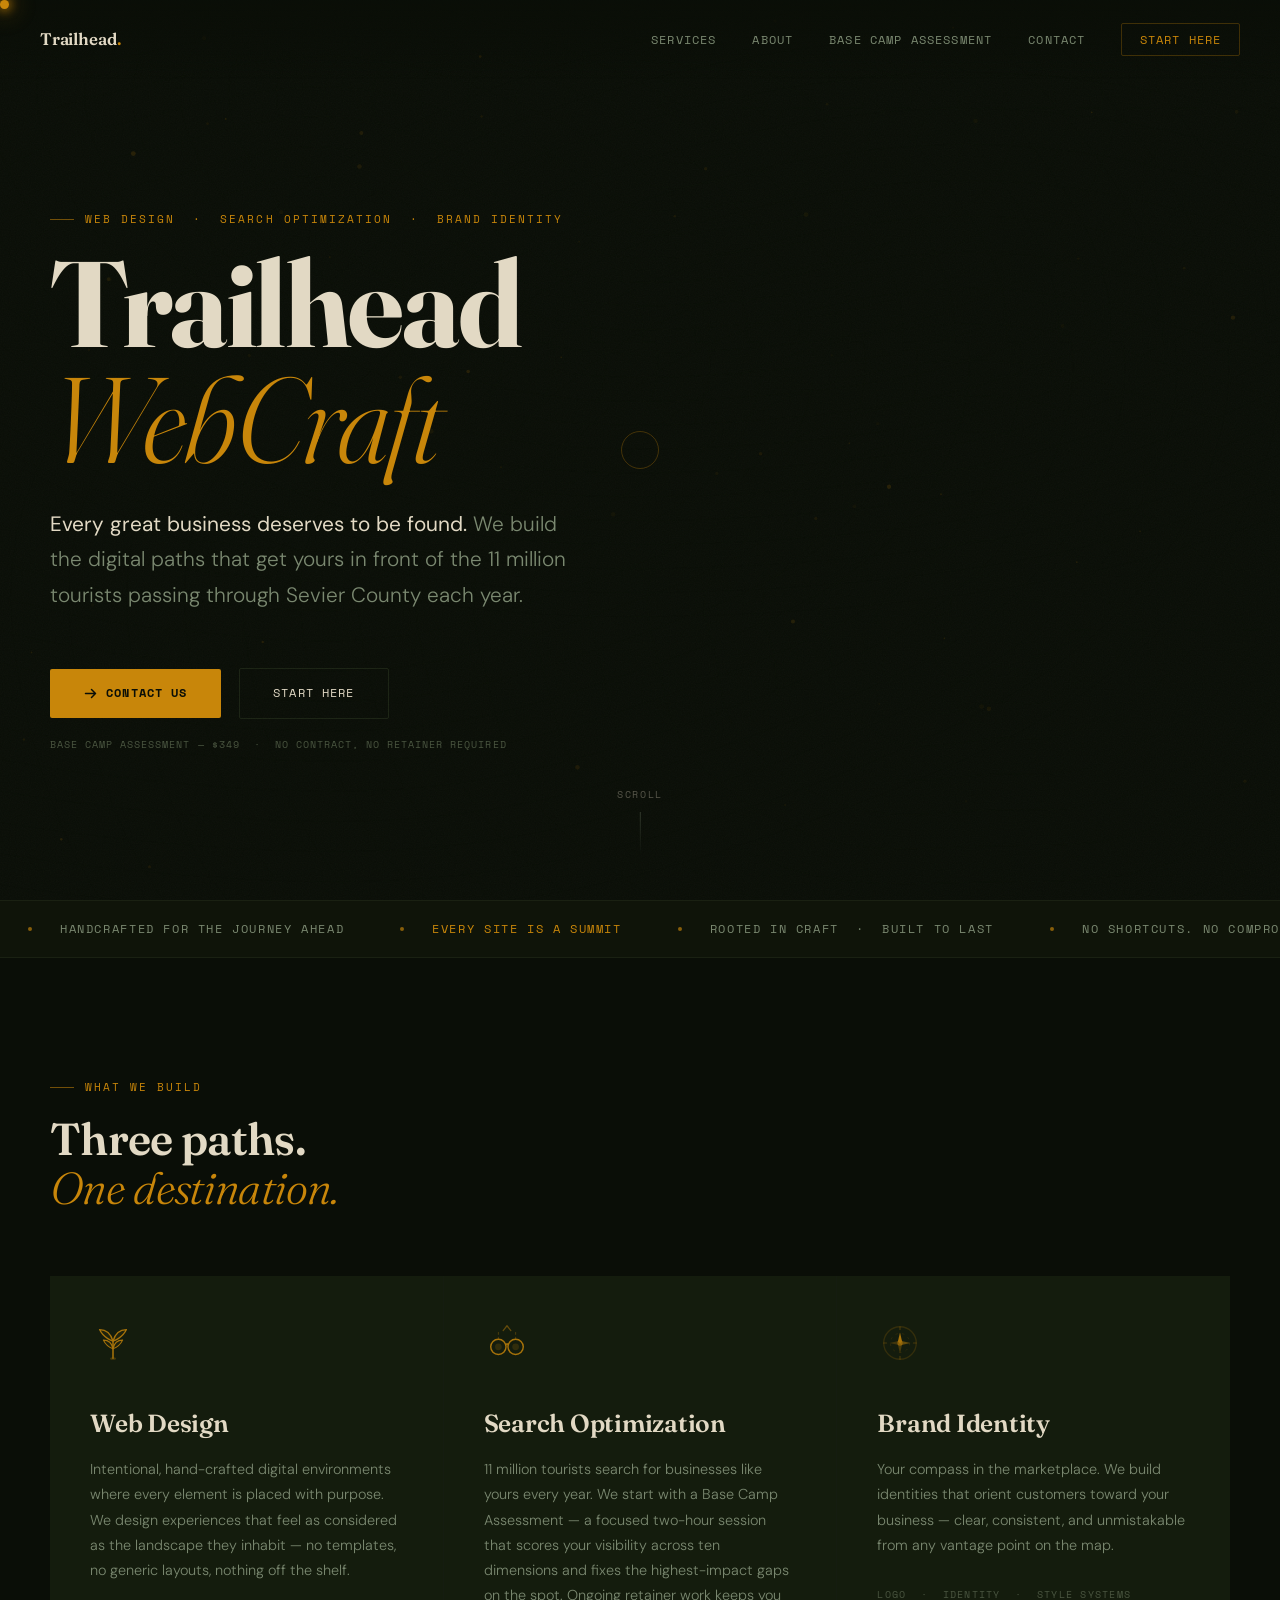
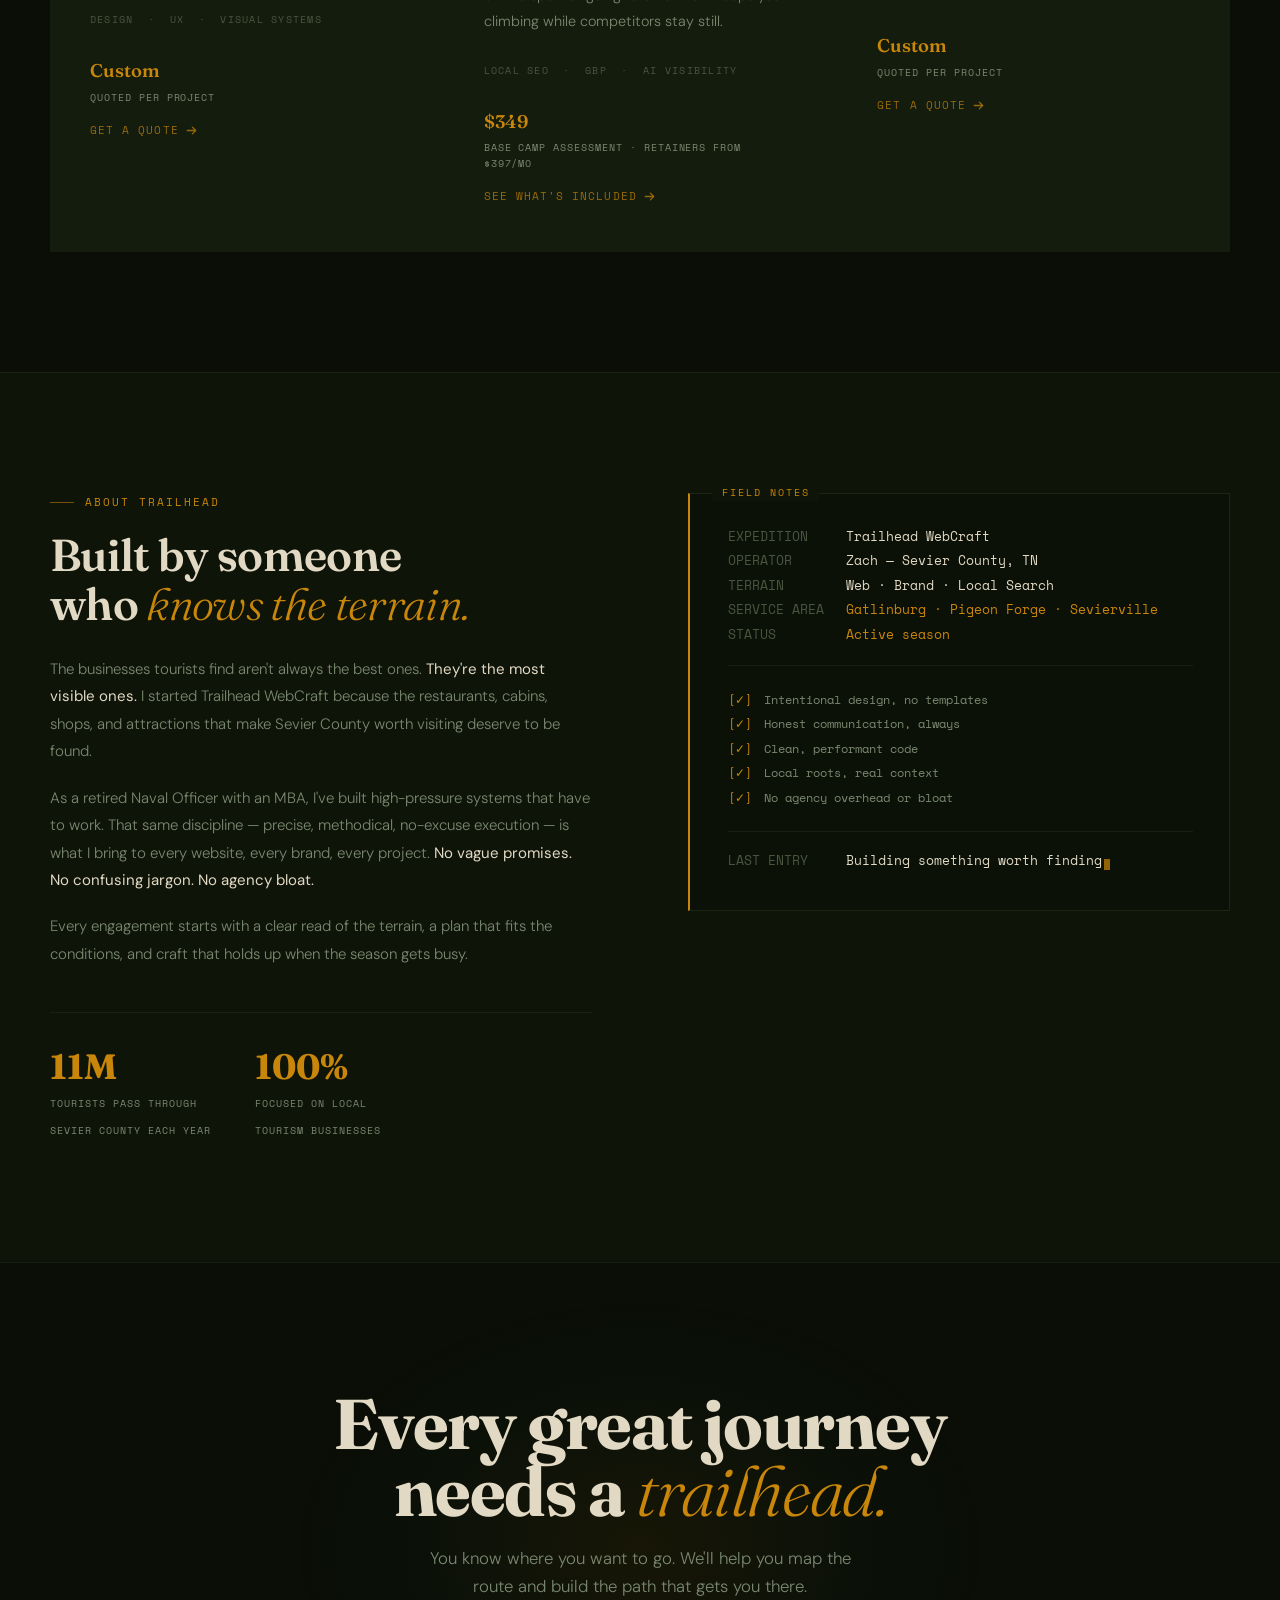
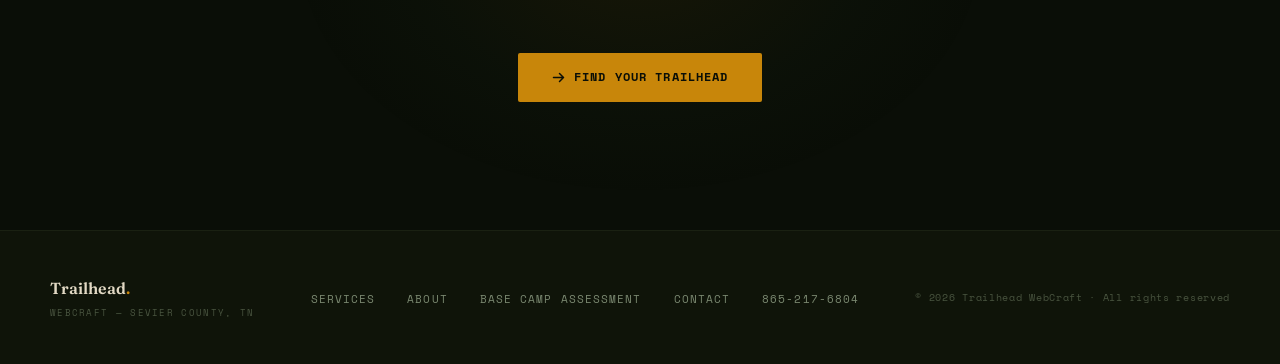
<file: index.html>
<!DOCTYPE html>
<html lang="en">
<head>
  <meta charset="UTF-8">
  <meta name="viewport" content="width=device-width, initial-scale=1.0">
  <title>Trailhead WebCraft — Web Design &amp; Development Studio</title>
  <meta name="description" content="Trailhead WebCraft builds intentional websites, brand identities, and digital paths for businesses that deserve to be found. Based in Sevier County, TN.">
  <link rel="preconnect" href="https://fonts.googleapis.com">
  <link rel="preconnect" href="https://fonts.gstatic.com" crossorigin>
  <link href="https://fonts.googleapis.com/css2?family=Fraunces:ital,opsz,wght@0,9..144,300;0,9..144,400;0,9..144,600;0,9..144,700;1,9..144,300;1,9..144,400;1,9..144,600&family=Space+Mono:ital,wght@0,400;0,700;1,400&family=DM+Sans:ital,opsz,wght@0,9..40,300;0,9..40,400;0,9..40,500;1,9..40,300&display=swap" rel="stylesheet">
  <script type="application/ld+json">
  {
    "@context": "https://schema.org",
    "@type": "ProfessionalService",
    "name": "Trailhead WebCraft",
    "description": "Web design, search optimization, and brand identity studio serving tourism businesses in Sevier County, TN. Helping restaurants, cabins, shops, and attractions get found by the 11 million tourists who visit each year.",
    "url": "https://trailheadwebcraft.com",
    "telephone": "+18652176804",
    "email": "zach@trailheadwebcraft.com",
    "address": {
      "@type": "PostalAddress",
      "addressLocality": "Sevier County",
      "addressRegion": "TN",
      "addressCountry": "US"
    },
    "areaServed": [
      { "@type": "City",   "name": "Gatlinburg"   },
      { "@type": "City",   "name": "Pigeon Forge"  },
      { "@type": "City",   "name": "Sevierville"   },
      { "@type": "County", "name": "Sevier County" }
    ],
    "openingHours": "Mo-Fr 09:00-17:00",
    "priceRange": "$$",
    "knowsAbout": [
      "Local SEO",
      "Web Design",
      "Brand Identity",
      "Google Business Profile Optimization",
      "Citation Consistency",
      "AI Visibility",
      "Generative Engine Optimization",
      "Tourism Marketing",
      "Sevier County Tourism"
    ],
    "hasOfferCatalog": {
      "@type": "OfferCatalog",
      "name": "Trailhead WebCraft Services",
      "itemListElement": [
        {
          "@type": "Offer",
          "itemOffered": {
            "@type": "Service",
            "name": "Base Camp Assessment",
            "description": "A focused two-hour visibility audit scoring your tourism business across ten dimensions of local and AI-powered search visibility. Includes website review, competitor velocity analysis, Google Business Profile audit, citation cleanup, and AI visibility assessment. Three highest-impact fixes implemented during the session.",
            "url": "https://trailheadwebcraft.com/base-camp-assessment"
          },
          "price": "349",
          "priceCurrency": "USD"
        },
        {
          "@type": "Offer",
          "itemOffered": {
            "@type": "Service",
            "name": "The Map",
            "description": "Ongoing local search optimization retainer. Includes service area page creation, Google Business Profile management, weekly photo strategy, TripAdvisor and Expedia optimization, citation monitoring, and monthly progress reports.",
            "url": "https://trailheadwebcraft.com/services"
          },
          "priceSpecification": {
            "@type": "UnitPriceSpecification",
            "price": "397",
            "priceCurrency": "USD",
            "unitText": "MON"
          }
        },
        {
          "@type": "Offer",
          "itemOffered": {
            "@type": "Service",
            "name": "The Guide",
            "description": "Full-service local search management retainer. Includes everything in The Map plus hands-on GBP and platform management, GEO content optimization for AI tools, review generation strategy, competitor tracking, schema markup, and quarterly strategy sessions.",
            "url": "https://trailheadwebcraft.com/services"
          },
          "priceSpecification": {
            "@type": "UnitPriceSpecification",
            "price": "897",
            "priceCurrency": "USD",
            "unitText": "MON"
          }
        },
        {
          "@type": "Offer",
          "itemOffered": {
            "@type": "Service",
            "name": "Web Design",
            "description": "Intentional, hand-crafted website design for tourism businesses in Sevier County, TN."
          }
        },
        {
          "@type": "Offer",
          "itemOffered": {
            "@type": "Service",
            "name": "Brand Identity",
            "description": "Logo design and brand identity systems for Sevier County tourism businesses."
          }
        }
      ]
    },
    "founder": {
      "@type": "Person",
      "name": "Zach Speegle",
      "jobTitle": "Owner",
      "description": "Retired Naval Officer with an MBA. Founded Trailhead WebCraft to help Sevier County tourism businesses get found by the tourists actively searching for them.",
      "knowsAbout": [
        "Local SEO",
        "Google Business Profile",
        "Web Design",
        "AI Visibility",
        "Tourism Marketing"
      ]
    },
    "sameAs": [
      "https://www.facebook.com/1079169418604335"
    ]
  }
  </script>
  <style>
    /* ─────────────────────────────────────────
       RESET & CUSTOM PROPERTIES
    ───────────────────────────────────────── */
    *, *::before, *::after {
      box-sizing: border-box;
      margin: 0;
      padding: 0;
    }

    :root {
      --bg:            #0a0e07;
      --bg-surface:    #0f1409;
      --bg-card:       #141c0d;
      --bg-card-hover: #1a2412;
      --text:          #e2d9c4;
      --text-muted:    #7a8870;
      --text-faint:    #4a5540;
      --accent:        #c8860a;
      --accent-light:  #e09c1a;
      --accent-glow:   rgba(200, 134, 10, 0.18);
      --moss:          #3a5830;
      --moss-light:    #527046;
      --border:        rgba(90, 115, 70, 0.14);
      --border-mid:    rgba(90, 115, 70, 0.22);
      --border-accent: rgba(200, 134, 10, 0.28);
    }

    html {
      scroll-behavior: smooth;
      font-size: 16px;
    }

    body {
      background-color: var(--bg);
      color: var(--text);
      font-family: 'DM Sans', sans-serif;
      font-weight: 300;
      line-height: 1.65;
      overflow-x: hidden;
      cursor: none;
      -webkit-font-smoothing: antialiased;
    }

    a {
      color: inherit;
      text-decoration: none;
    }

    /* ─────────────────────────────────────────
       CUSTOM CURSOR
    ───────────────────────────────────────── */
    .cursor-dot {
      position: fixed;
      top: 0;
      left: 0;
      width: 9px;
      height: 9px;
      border-radius: 50%;
      background: var(--accent);
      pointer-events: none;
      z-index: 9999;
      box-shadow:
        0 0 8px 3px rgba(200, 134, 10, 0.5),
        0 0 22px 8px rgba(200, 134, 10, 0.18);
      transition: width 0.15s ease, height 0.15s ease;
    }

    .cursor-ring {
      position: fixed;
      top: 0;
      left: 0;
      width: 38px;
      height: 38px;
      border-radius: 50%;
      border: 1px solid rgba(200, 134, 10, 0.3);
      pointer-events: none;
      z-index: 9998;
      transition: width 0.25s ease, height 0.25s ease, border-color 0.25s ease;
    }

    .cursor-dot.is-hovering {
      width: 14px;
      height: 14px;
    }

    .cursor-ring.is-hovering {
      width: 52px;
      height: 52px;
      border-color: rgba(200, 134, 10, 0.5);
    }

    /* ─────────────────────────────────────────
       ATMOSPHERIC BACKGROUND
    ───────────────────────────────────────── */
    #topo-canvas {
      position: fixed;
      inset: 0;
      z-index: 0;
      pointer-events: none;
      opacity: 0.065;
    }

    #particle-canvas {
      position: fixed;
      inset: 0;
      z-index: 0;
      pointer-events: none;
      opacity: 0.22;
    }

    .grain-overlay {
      position: fixed;
      inset: 0;
      z-index: 1;
      pointer-events: none;
      opacity: 0.032;
      background-image:
        url("data:image/svg+xml,%3Csvg xmlns='http://www.w3.org/2000/svg' width='300' height='300'%3E%3Cfilter id='n'%3E%3CfeTurbulence type='fractalNoise' baseFrequency='0.85' numOctaves='4' stitchTiles='stitch'/%3E%3C/filter%3E%3Crect width='300' height='300' filter='url(%23n)' opacity='1'/%3E%3C/svg%3E");
      background-size: 300px 300px;
    }

    /* ─────────────────────────────────────────
       GLOBAL LAYOUT
    ───────────────────────────────────────── */
    .container {
      max-width: 1180px;
      margin: 0 auto;
      padding: 0 2.5rem;
    }

    section {
      position: relative;
      z-index: 2;
    }

    /* ─────────────────────────────────────────
       SCROLL REVEAL
    ───────────────────────────────────────── */
    .reveal {
      opacity: 0;
      transform: translateY(28px);
      transition: opacity 0.75s cubic-bezier(0.22, 1, 0.36, 1),
                  transform 0.75s cubic-bezier(0.22, 1, 0.36, 1);
    }

    .reveal.visible {
      opacity: 1;
      transform: translateY(0);
    }

    .reveal.d1 { transition-delay: 0.08s; }
    .reveal.d2 { transition-delay: 0.16s; }
    .reveal.d3 { transition-delay: 0.24s; }

    /* ─────────────────────────────────────────
       NAVIGATION
    ───────────────────────────────────────── */
    nav {
      position: fixed;
      top: 0;
      left: 0;
      right: 0;
      z-index: 100;
      padding: 1.6rem 2.5rem;
      display: flex;
      align-items: center;
      justify-content: space-between;
      background: linear-gradient(180deg, rgba(10, 14, 7, 0.88) 0%, transparent 100%);
    }

    .nav-wordmark {
      font-family: 'Fraunces', serif;
      font-size: 1.05rem;
      font-weight: 600;
      letter-spacing: -0.01em;
      color: var(--text);
    }

    .nav-wordmark .dot {
      color: var(--accent);
    }

    .nav-links {
      display: flex;
      align-items: center;
      gap: 2.25rem;
      list-style: none;
    }

    .nav-links a {
      font-family: 'Space Mono', monospace;
      font-size: 0.72rem;
      letter-spacing: 0.1em;
      text-transform: uppercase;
      color: var(--text-muted);
      transition: color 0.2s ease;
    }

    .nav-links a:hover {
      color: var(--text);
    }

    .nav-cta-link {
      border: 1px solid var(--border-accent) !important;
      color: var(--accent) !important;
      padding: 0.45rem 1.1rem;
      border-radius: 2px;
      transition: background 0.2s ease, color 0.2s ease !important;
    }

    .nav-cta-link:hover {
      background: var(--accent-glow) !important;
    }

    /* ── Hamburger ── */
    .nav-hamburger {
      display: none;
      flex-direction: column;
      justify-content: center;
      gap: 5px;
      background: none;
      border: none;
      cursor: pointer;
      padding: 4px;
      z-index: 101;
    }
    .nav-hamburger span {
      display: block;
      width: 22px;
      height: 1.5px;
      background: var(--text);
      transition: transform 0.25s ease, opacity 0.25s ease;
    }
    .nav-hamburger.is-open span:nth-child(1) { transform: translateY(6.5px) rotate(45deg); }
    .nav-hamburger.is-open span:nth-child(2) { opacity: 0; }
    .nav-hamburger.is-open span:nth-child(3) { transform: translateY(-6.5px) rotate(-45deg); }

    /* ─────────────────────────────────────────
       BUTTONS
    ───────────────────────────────────────── */
    .btn {
      display: inline-flex;
      align-items: center;
      gap: 0.6rem;
      font-family: 'Space Mono', monospace;
      font-size: 0.78rem;
      letter-spacing: 0.09em;
      text-transform: uppercase;
      padding: 0.9rem 2.1rem;
      border-radius: 2px;
      border: none;
      cursor: none;
      transition: transform 0.2s ease, background 0.2s ease,
                  border-color 0.2s ease, color 0.2s ease;
    }

    .btn:hover {
      transform: translateY(-2px);
    }

    .btn-fill {
      background: var(--accent);
      color: #0a0e07;
      font-weight: 700;
    }

    .btn-fill:hover {
      background: var(--accent-light);
    }

    .btn-outline {
      background: transparent;
      color: var(--text);
      border: 1px solid var(--border-mid);
    }

    .btn-outline:hover {
      border-color: rgba(200, 134, 10, 0.45);
      color: var(--accent);
    }

    /* ─────────────────────────────────────────
       SECTION LABELS & HEADINGS
    ───────────────────────────────────────── */
    .eyebrow {
      display: flex;
      align-items: center;
      gap: 0.7rem;
      font-family: 'Space Mono', monospace;
      font-size: 0.7rem;
      letter-spacing: 0.18em;
      text-transform: uppercase;
      color: var(--accent);
      margin-bottom: 1.1rem;
    }

    .eyebrow::before {
      content: '';
      display: block;
      width: 24px;
      height: 1px;
      background: var(--accent);
      opacity: 0.55;
      flex-shrink: 0;
    }

    .display-heading {
      font-family: 'Fraunces', serif;
      font-weight: 700;
      letter-spacing: -0.02em;
      line-height: 0.95;
    }

    .display-heading em,
    .section-heading em {
      font-style: italic;
      color: var(--accent);
      font-weight: 300;
    }

    .section-heading {
      font-family: 'Fraunces', serif;
      font-size: clamp(2rem, 3.5vw, 3rem);
      font-weight: 600;
      letter-spacing: -0.015em;
      line-height: 1.1;
    }

    /* ─────────────────────────────────────────
       ① HERO
    ───────────────────────────────────────── */
    #hero {
      position: relative; /* needed for .hero-scroll absolute positioning */
      min-height: 100vh;
      display: flex;
      flex-direction: column;
      justify-content: center;
      padding: 9rem 2.5rem 5rem;
    }

    .hero-inner {
      max-width: 1180px;
      margin: 0 auto;
      width: 100%;
    }

    .hero-title {
      font-size: clamp(4rem, 9.5vw, 9.5rem);
      margin-bottom: 0.08em;
    }

    .hero-tagline {
      font-size: clamp(1rem, 1.8vw, 1.3rem);
      font-weight: 300;
      color: var(--text-muted);
      max-width: 520px;
      margin: 1.8rem 0 3.5rem;
      line-height: 1.7;
    }

    .hero-tagline strong {
      color: var(--text);
      font-weight: 400;
    }

    .hero-actions {
      display: flex;
      align-items: center;
      gap: 1.1rem;
      flex-wrap: wrap;
    }

    .hero-scroll {
      position: absolute;
      bottom: 2.75rem;
      left: 50%;
      transform: translateX(-50%);
      display: flex;
      flex-direction: column;
      align-items: center;
      gap: 0.55rem;
      opacity: 0.35;
      z-index: 2;
    }

    .hero-scroll span {
      font-family: 'Space Mono', monospace;
      font-size: 0.6rem;
      letter-spacing: 0.18em;
      text-transform: uppercase;
    }

    .scroll-rod {
      width: 1px;
      height: 44px;
      background: linear-gradient(to bottom, var(--text-muted), transparent);
      animation: rodPulse 2.2s ease-in-out infinite;
    }

    @keyframes rodPulse {
      0%, 100% { opacity: 0.5; transform: scaleY(1); }
      50%       { opacity: 1;   transform: scaleY(1.15); }
    }

    /* ─────────────────────────────────────────
       ② MARQUEE STRIP
    ───────────────────────────────────────── */
    .marquee-section {
      position: relative;
      z-index: 2;
      overflow: hidden;
      background: var(--bg-surface);
      border-top: 1px solid var(--border);
      border-bottom: 1px solid var(--border);
    }

    .marquee-track {
      display: flex;
      width: max-content;
      animation: marquee 50s linear infinite;
      padding: 1.15rem 0;
    }

    .marquee-item {
      display: flex;
      align-items: center;
      gap: 1.75rem;
      padding: 0 1.75rem;
      white-space: nowrap;
      font-family: 'Space Mono', monospace;
      font-size: 0.72rem;
      letter-spacing: 0.14em;
      text-transform: uppercase;
      color: var(--text-muted);
    }

    .marquee-item .pip {
      width: 4px;
      height: 4px;
      border-radius: 50%;
      background: var(--accent);
      flex-shrink: 0;
      opacity: 0.65;
    }

    .marquee-item .hl {
      color: var(--accent);
    }

    @keyframes marquee {
      from { transform: translateX(0); }
      to   { transform: translateX(-50%); }
    }

    /* ─────────────────────────────────────────
       ③ SERVICES
    ───────────────────────────────────────── */
    #services {
      padding: 7.5rem 2.5rem;
    }

    .services-header {
      max-width: 1180px;
      margin: 0 auto 4rem;
    }

    .services-grid {
      max-width: 1180px;
      margin: 0 auto;
      display: grid;
      grid-template-columns: repeat(3, 1fr);
      gap: 1px;
      background: var(--border);
    }

    .service-card {
      background: var(--bg-card);
      padding: 2.75rem 2.5rem;
      position: relative;
      overflow: hidden;
      transition: background 0.3s ease;
    }

    .service-card::after {
      content: '';
      position: absolute;
      bottom: 0;
      left: 0;
      right: 0;
      height: 2px;
      background: linear-gradient(90deg, transparent, var(--accent), transparent);
      transform: scaleX(0);
      transform-origin: center;
      transition: transform 0.45s cubic-bezier(0.22, 1, 0.36, 1);
    }

    .service-card:hover {
      background: var(--bg-card-hover);
    }

    .service-card:hover::after {
      transform: scaleX(1);
    }

    .service-icon {
      width: 46px;
      height: 46px;
      color: var(--accent);
      margin-bottom: 1.75rem;
      opacity: 0.82;
    }

    .service-name {
      font-family: 'Fraunces', serif;
      font-size: 1.55rem;
      font-weight: 600;
      letter-spacing: -0.01em;
      margin-bottom: 0.85rem;
    }

    .service-desc {
      font-size: 0.9rem;
      color: var(--text-muted);
      line-height: 1.75;
      margin-bottom: 1.75rem;
    }

    .service-tags {
      font-family: 'Space Mono', monospace;
      font-size: 0.65rem;
      letter-spacing: 0.12em;
      text-transform: uppercase;
      color: var(--text-faint);
    }

    /* ─────────────────────────────────────────
       SERVICE CARD — PRICE + CTA
    ───────────────────────────────────────── */
    .service-price {
      font-family: 'Fraunces', serif;
      font-size: 1.15rem;
      font-weight: 600;
      color: var(--accent);
      margin-top: 1.75rem;
    }

    .service-price small {
      display: block;
      font-family: 'Space Mono', monospace;
      font-size: 0.6rem;
      letter-spacing: 0.1em;
      text-transform: uppercase;
      color: var(--text-muted);
      font-weight: 400;
      margin-top: 0.2rem;
    }

    .service-cta {
      display: inline-flex;
      align-items: center;
      gap: 0.45rem;
      font-family: 'Space Mono', monospace;
      font-size: 0.66rem;
      letter-spacing: 0.1em;
      text-transform: uppercase;
      color: var(--accent);
      margin-top: 1rem;
      opacity: 0.72;
      transition: gap 0.2s ease, opacity 0.2s ease;
    }

    .service-cta:hover { gap: 0.7rem; opacity: 1; }

    /* ─────────────────────────────────────────
       HERO PRICE HINT
    ───────────────────────────────────────── */
    .hero-price-hint {
      font-family: 'Space Mono', monospace;
      font-size: 0.64rem;
      letter-spacing: 0.1em;
      text-transform: uppercase;
      color: var(--text-faint);
      margin-top: 1.1rem;
    }

    /* ─────────────────────────────────────────
       ④ ABOUT
    ───────────────────────────────────────── */
    #about {
      padding: 7.5rem 2.5rem;
      background: var(--bg-surface);
      border-top: 1px solid var(--border);
    }

    .about-grid {
      max-width: 1180px;
      margin: 0 auto;
      display: grid;
      grid-template-columns: 1fr 1fr;
      gap: 6rem;
      align-items: start;
    }

    .about-body {
      font-size: 0.94rem;
      color: var(--text-muted);
      line-height: 1.82;
    }

    .about-body p + p {
      margin-top: 1.2rem;
    }

    .about-body strong {
      color: var(--text);
      font-weight: 400;
    }

    .about-heading {
      margin-bottom: 1.75rem;
    }

    .about-stats {
      display: flex;
      gap: 2.75rem;
      margin-top: 2.75rem;
      padding-top: 2.25rem;
      border-top: 1px solid var(--border);
    }

    .stat-val {
      display: block;
      font-family: 'Fraunces', serif;
      font-size: 2.2rem;
      font-weight: 700;
      color: var(--accent);
      line-height: 1;
      margin-bottom: 0.3rem;
    }

    .stat-label {
      font-family: 'Space Mono', monospace;
      font-size: 0.62rem;
      letter-spacing: 0.1em;
      text-transform: uppercase;
      color: var(--text-muted);
      line-height: 1.5;
    }

    /* ── Field Notes Panel ── */
    .field-notes {
      border: 1px solid var(--border-mid);
      border-left: 2px solid var(--accent);
      background: #0c1108;
      padding: 2.1rem 2.25rem 2.1rem 2.4rem;
      font-family: 'Space Mono', monospace;
      position: relative;
    }

    .field-notes-label {
      position: absolute;
      top: -0.62rem;
      left: 1.4rem;
      background: var(--bg-surface);
      padding: 0 0.6rem;
      font-family: 'Space Mono', monospace;
      font-size: 0.62rem;
      letter-spacing: 0.2em;
      text-transform: uppercase;
      color: var(--accent);
    }

    .fn-row {
      display: flex;
      gap: 0.5rem;
      font-size: 0.79rem;
      line-height: 1.45;
      margin-bottom: 0.38rem;
    }

    .fn-key {
      color: var(--text-faint);
      width: 110px;
      flex-shrink: 0;
    }

    .fn-val {
      color: var(--text);
    }

    .fn-val.amber {
      color: var(--accent);
    }

    .fn-divider {
      border: none;
      border-top: 1px solid var(--border);
      margin: 1.3rem 0;
    }

    .fn-check-list {
      font-size: 0.77rem;
      line-height: 2;
    }

    .fn-check-item {
      display: flex;
      align-items: center;
      gap: 0.7rem;
      color: var(--text-muted);
    }

    .fn-check-mark {
      color: var(--accent);
      flex-shrink: 0;
    }

    .cursor-blink {
      display: inline-block;
      width: 0.48em;
      height: 0.88em;
      background: var(--accent);
      opacity: 0.7;
      vertical-align: text-bottom;
      margin-left: 0.12em;
      animation: blink 1.15s step-end infinite;
    }

    @keyframes blink {
      50% { opacity: 0; }
    }

    /* ─────────────────────────────────────────
       ⑤ CTA BAND
    ───────────────────────────────────────── */
    #cta {
      padding: 8rem 2.5rem;
      text-align: center;
      position: relative;
      border-top: 1px solid var(--border);
      overflow: hidden;
    }

    #cta::before {
      content: '';
      position: absolute;
      top: 50%;
      left: 50%;
      transform: translate(-50%, -50%);
      width: 700px;
      height: 500px;
      background: radial-gradient(ellipse at center,
        rgba(200, 134, 10, 0.07) 0%,
        rgba(58, 88, 48, 0.04) 45%,
        transparent 70%);
      pointer-events: none;
    }

    .cta-content {
      position: relative;
      z-index: 1;
    }

    .cta-headline {
      font-size: clamp(2.4rem, 5.5vw, 5rem);
      margin-bottom: 1.2rem;
    }

    .cta-sub {
      font-size: 1.05rem;
      color: var(--text-muted);
      max-width: 440px;
      margin: 0 auto 3.25rem;
      line-height: 1.7;
    }

    /* ─────────────────────────────────────────
       ⑥ FOOTER
    ───────────────────────────────────────── */
    footer {
      padding: 2.75rem 2.5rem;
      background: var(--bg-surface);
      border-top: 1px solid var(--border);
      position: relative;
      z-index: 2;
    }

    .footer-row {
      max-width: 1180px;
      margin: 0 auto;
      display: flex;
      align-items: center;
      justify-content: space-between;
      flex-wrap: wrap;
      gap: 1.5rem;
    }

    .footer-brand {
      font-family: 'Fraunces', serif;
      font-size: 1rem;
      font-weight: 600;
      color: var(--text);
    }

    .footer-brand .dot { color: var(--accent); }

    .footer-brand small {
      display: block;
      font-family: 'Space Mono', monospace;
      font-size: 0.58rem;
      letter-spacing: 0.14em;
      text-transform: uppercase;
      color: var(--text-faint);
      margin-top: 0.2rem;
      font-weight: 400;
    }

    .footer-nav {
      display: flex;
      gap: 2rem;
      list-style: none;
    }

    .footer-nav a {
      font-family: 'Space Mono', monospace;
      font-size: 0.68rem;
      letter-spacing: 0.1em;
      text-transform: uppercase;
      color: var(--text-muted);
      transition: color 0.2s ease;
    }

    .footer-nav a:hover {
      color: var(--accent);
    }

    .footer-copy {
      font-family: 'Space Mono', monospace;
      font-size: 0.62rem;
      letter-spacing: 0.07em;
      color: var(--text-faint);
    }

    /* ─────────────────────────────────────────
       RESPONSIVE
    ───────────────────────────────────────── */
    @media (max-width: 900px) {
      .services-grid {
        grid-template-columns: 1fr;
      }
      .about-grid {
        grid-template-columns: 1fr;
        gap: 3.5rem;
      }
    }

    @media (max-width: 680px) {
      nav { padding: 1.25rem 1.5rem; }
      .nav-hamburger { display: flex; }
      .nav-links { display: none; }
      .nav-links.is-open {
        display: flex;
        flex-direction: column;
        position: fixed;
        inset: 0;
        top: 0;
        background: rgba(10, 14, 7, 0.97);
        backdrop-filter: blur(14px);
        padding: 5.5rem 2rem 3rem;
        z-index: 99;
        gap: 0;
        border-bottom: 1px solid var(--border);
      }
      .nav-links.is-open li { border-bottom: 1px solid var(--border); }
      .nav-links.is-open li:first-child { border-top: 1px solid var(--border); }
      .nav-links.is-open a {
        display: block;
        padding: 1.1rem 0;
        font-size: 0.85rem;
        color: var(--text-muted);
      }
      .nav-links.is-open .nav-cta-link {
        margin-top: 1.5rem;
        display: inline-block;
        padding: 0.75rem 1.5rem !important;
      }
      #hero { padding: 7.5rem 1.5rem 5rem; }
      .hero-title { font-size: clamp(3.2rem, 14vw, 6rem); }
      #services { padding: 5.5rem 1.5rem; }
      .services-header { margin-bottom: 2.5rem; }
      #about { padding: 5.5rem 1.5rem; }
      .about-stats { gap: 2rem; }
      #cta { padding: 6rem 1.5rem; }
      footer { padding: 2.25rem 1.5rem; }
      .footer-row { flex-direction: column; align-items: flex-start; gap: 1.25rem; }
      .footer-nav { flex-wrap: wrap; gap: 1.25rem; }
    }

    @media (pointer: coarse) {
      .cursor-dot, .cursor-ring { display: none; }
      body { cursor: auto; }
    }
  </style>
</head>
<body>

  <!-- ── Custom Cursor ── -->
  <div class="cursor-dot"  id="cursorDot"></div>
  <div class="cursor-ring" id="cursorRing"></div>

  <!-- ── Atmospheric Background ── -->
  <canvas id="topo-canvas"     aria-hidden="true"></canvas>
  <canvas id="particle-canvas" aria-hidden="true"></canvas>
  <div class="grain-overlay"   aria-hidden="true"></div>

  <!-- ─────────────────────────────────────────
       NAVIGATION
  ───────────────────────────────────────── -->
  <nav aria-label="Main navigation">
    <a href="/" class="nav-wordmark">Trailhead<span class="dot">.</span></a>
    <ul class="nav-links" id="navLinks" role="list">
      <li><a href="#services">Services</a></li>
      <li><a href="#about">About</a></li>
      <li><a href="bca.html">Base Camp Assessment</a></li>
      <li><a href="contact.html">Contact</a></li>
      <li><a href="bca.html" class="nav-cta-link">Start Here</a></li>
    </ul>
    <button class="nav-hamburger" id="navHamburger" aria-label="Toggle navigation" aria-expanded="false">
      <span></span><span></span><span></span>
    </button>
  </nav>

  <!-- ─────────────────────────────────────────
       ① HERO
  ───────────────────────────────────────── -->
  <section id="hero" aria-label="Hero">
    <div class="hero-inner">
      <p class="eyebrow reveal">
        Web Design &nbsp;·&nbsp; Search Optimization &nbsp;·&nbsp; Brand Identity
      </p>
      <h1 class="display-heading hero-title reveal d1">
        Trailhead<br><em>WebCraft</em>
      </h1>
      <p class="hero-tagline reveal d2">
        <strong>Every great business deserves to be found.</strong>
        We build the digital paths that get yours in front of the 11 million tourists
        passing through Sevier County each year.
      </p>
      <div class="hero-actions reveal d3">
        <a href="contact.html" class="btn btn-fill">
          <svg width="13" height="13" viewBox="0 0 13 13" fill="none" aria-hidden="true">
            <path d="M1.5 6.5h10M7.5 2.5l4 4-4 4" stroke="currentColor" stroke-width="1.5"
              stroke-linecap="round" stroke-linejoin="round"/>
          </svg>
          Contact Us
        </a>
        <a href="bca.html" class="btn btn-outline">Start Here</a>
      </div>
      <p class="hero-price-hint reveal d3">Base Camp Assessment — $349 &nbsp;·&nbsp; No contract, no retainer required</p>
    </div>
    <div class="hero-scroll" aria-hidden="true">
      <span>Scroll</span>
      <div class="scroll-rod"></div>
    </div>
  </section>

  <!-- ─────────────────────────────────────────
       ② MARQUEE STRIP
  ───────────────────────────────────────── -->
  <div class="marquee-section" aria-hidden="true">
    <div class="marquee-track" id="marqueeTrack">
      <div class="marquee-item"><span class="pip"></span>Handcrafted for the journey ahead</div>
      <div class="marquee-item"><span class="pip"></span><span class="hl">Every site is a summit</span></div>
      <div class="marquee-item"><span class="pip"></span>Rooted in craft &nbsp;·&nbsp; Built to last</div>
      <div class="marquee-item"><span class="pip"></span>No shortcuts. No compromises.</div>
      <div class="marquee-item"><span class="pip"></span><span class="hl">Where design meets the tree line</span></div>
      <div class="marquee-item"><span class="pip"></span>Trails worn by intention</div>
      <div class="marquee-item"><span class="pip"></span>Find your trailhead</div>
      <div class="marquee-item"><span class="pip"></span><span class="hl">Built to outlast the seasons</span></div>
      <div class="marquee-item"><span class="pip"></span>Cartography of your brand</div>
      <div class="marquee-item"><span class="pip"></span>Wilderness-grade craft</div>
      <div class="marquee-item"><span class="pip"></span><span class="hl">The path forward, made clear</span></div>
      <!-- duplicated for seamless loop -->
      <div class="marquee-item"><span class="pip"></span>Handcrafted for the journey ahead</div>
      <div class="marquee-item"><span class="pip"></span><span class="hl">Every site is a summit</span></div>
      <div class="marquee-item"><span class="pip"></span>Rooted in craft &nbsp;·&nbsp; Built to last</div>
      <div class="marquee-item"><span class="pip"></span>No shortcuts. No compromises.</div>
      <div class="marquee-item"><span class="pip"></span><span class="hl">Where design meets the tree line</span></div>
      <div class="marquee-item"><span class="pip"></span>Trails worn by intention</div>
      <div class="marquee-item"><span class="pip"></span>Find your trailhead</div>
      <div class="marquee-item"><span class="pip"></span><span class="hl">Built to outlast the seasons</span></div>
      <div class="marquee-item"><span class="pip"></span>Cartography of your brand</div>
      <div class="marquee-item"><span class="pip"></span>Wilderness-grade craft</div>
      <div class="marquee-item"><span class="pip"></span><span class="hl">The path forward, made clear</span></div>
    </div>
  </div>

  <!-- ─────────────────────────────────────────
       ③ SERVICES
  ───────────────────────────────────────── -->
  <section id="services">
    <div class="services-header">
      <div class="reveal">
        <p class="eyebrow">What we build</p>
        <h2 class="section-heading">Three paths.<br><em>One destination.</em></h2>
      </div>
    </div>

    <div class="services-grid">

      <!-- Web Design -->
      <div class="service-card reveal">
        <svg class="service-icon" viewBox="0 0 48 48" fill="none"
             xmlns="http://www.w3.org/2000/svg" aria-hidden="true">
          <line x1="24" y1="40" x2="24" y2="22" stroke="currentColor"
                stroke-width="1.6" stroke-linecap="round"/>
          <path d="M24 22 C24 22 14 19 10 10 C17 10 22 15 24 22Z"
                stroke="currentColor" stroke-width="1.4" stroke-linejoin="round"
                fill="currentColor" fill-opacity="0.08"/>
          <path d="M24 22 C24 22 34 19 38 10 C31 10 26 15 24 22Z"
                stroke="currentColor" stroke-width="1.4" stroke-linejoin="round"
                fill="currentColor" fill-opacity="0.08"/>
          <path d="M24 30 C24 30 17 27.5 14 21 C19.5 21 23 25 24 30Z"
                stroke="currentColor" stroke-width="1.2" stroke-linejoin="round"
                fill="currentColor" fill-opacity="0.06"/>
          <path d="M24 30 C24 30 31 27.5 34 21 C28.5 21 25 25 24 30Z"
                stroke="currentColor" stroke-width="1.2" stroke-linejoin="round"
                fill="currentColor" fill-opacity="0.06"/>
          <rect x="21" y="39" width="6" height="2.5" rx="1.25"
                fill="currentColor" opacity="0.35"/>
        </svg>
        <h3 class="service-name">Web Design</h3>
        <p class="service-desc">
          Intentional, hand-crafted digital environments where every element is placed with purpose.
          We design experiences that feel as considered as the landscape they inhabit — no templates,
          no generic layouts, nothing off the shelf.
        </p>
        <p class="service-tags">Design &nbsp;·&nbsp; UX &nbsp;·&nbsp; Visual Systems</p>
        <p class="service-price">Custom<small>Quoted per project</small></p>
        <a href="contact.html" class="service-cta">
          Get a Quote <svg width="11" height="11" viewBox="0 0 13 13" fill="none" aria-hidden="true"><path d="M1.5 6.5h10M7.5 2.5l4 4-4 4" stroke="currentColor" stroke-width="1.5" stroke-linecap="round" stroke-linejoin="round"/></svg>
        </a>
      </div>

      <!-- Search Optimization -->
      <div class="service-card reveal d1">
        <svg class="service-icon" viewBox="0 0 48 48" fill="none"
             xmlns="http://www.w3.org/2000/svg" aria-hidden="true">
          <circle cx="15" cy="28" r="8" stroke="currentColor" stroke-width="1.5"/>
          <circle cx="15" cy="28" r="3.5" fill="currentColor" opacity="0.2"/>
          <circle cx="33" cy="28" r="8" stroke="currentColor" stroke-width="1.5"/>
          <circle cx="33" cy="28" r="3.5" fill="currentColor" opacity="0.2"/>
          <path d="M23 26 C23 26 24 23 25 26" stroke="currentColor"
                stroke-width="1.3" stroke-linecap="round" fill="none"/>
          <line x1="15" y1="20" x2="15" y2="13" stroke="currentColor"
                stroke-width="1" stroke-dasharray="2 3" opacity="0.4" stroke-linecap="round"/>
          <line x1="33" y1="20" x2="33" y2="13" stroke="currentColor"
                stroke-width="1" stroke-dasharray="2 3" opacity="0.4" stroke-linecap="round"/>
          <path d="M20 11 L24 6 L28 11" stroke="currentColor" stroke-width="1.3"
                stroke-linecap="round" stroke-linejoin="round" opacity="0.55" fill="none"/>
        </svg>
        <h3 class="service-name">Search Optimization</h3>
        <p class="service-desc">
          11 million tourists search for businesses like yours every year. We start with
          a Base Camp Assessment — a focused two-hour session that scores your visibility
          across ten dimensions and fixes the highest-impact gaps on the spot. Ongoing
          retainer work keeps you climbing while competitors stay still.
        </p>
        <p class="service-tags">Local SEO &nbsp;·&nbsp; GBP &nbsp;·&nbsp; AI Visibility</p>
        <p class="service-price">$349<small>Base Camp Assessment · Retainers from $397/mo</small></p>
        <a href="bca.html" class="service-cta">
          See What's Included <svg width="11" height="11" viewBox="0 0 13 13" fill="none" aria-hidden="true"><path d="M1.5 6.5h10M7.5 2.5l4 4-4 4" stroke="currentColor" stroke-width="1.5" stroke-linecap="round" stroke-linejoin="round"/></svg>
        </a>
      </div>

      <!-- Brand Identity -->
      <div class="service-card reveal d2">
        <svg class="service-icon" viewBox="0 0 48 48" fill="none"
             xmlns="http://www.w3.org/2000/svg" aria-hidden="true">
          <circle cx="24" cy="24" r="17" stroke="currentColor"
                  stroke-width="1.4" opacity="0.22"/>
          <circle cx="24" cy="24" r="10" stroke="currentColor"
                  stroke-width="0.8" stroke-dasharray="2.5 4.5" opacity="0.2"/>
          <circle cx="24" cy="24" r="2.8" fill="currentColor" opacity="0.65"/>
          <path d="M24 13 L26.2 22.5 L24 24.5 L21.8 22.5 Z" fill="currentColor"/>
          <path d="M24 35 L21.8 25.5 L24 23.5 L26.2 25.5 Z"
                fill="currentColor" opacity="0.35"/>
          <path d="M35 24 L25.5 21.8 L23.5 24 L25.5 26.2 Z"
                fill="currentColor" opacity="0.55"/>
          <path d="M13 24 L22.5 26.2 L24.5 24 L22.5 21.8 Z"
                fill="currentColor" opacity="0.3"/>
          <line x1="24" y1="7"  x2="24" y2="10" stroke="currentColor"
                stroke-width="1.2" stroke-linecap="round" opacity="0.35"/>
          <line x1="24" y1="38" x2="24" y2="41" stroke="currentColor"
                stroke-width="1.2" stroke-linecap="round" opacity="0.35"/>
          <line x1="7"  y1="24" x2="10" y2="24" stroke="currentColor"
                stroke-width="1.2" stroke-linecap="round" opacity="0.35"/>
          <line x1="38" y1="24" x2="41" y2="24" stroke="currentColor"
                stroke-width="1.2" stroke-linecap="round" opacity="0.35"/>
        </svg>
        <h3 class="service-name">Brand Identity</h3>
        <p class="service-desc">
          Your compass in the marketplace. We build identities that orient customers toward your business —
          clear, consistent, and unmistakable from any vantage point on the map.
        </p>
        <p class="service-tags">Logo &nbsp;·&nbsp; Identity &nbsp;·&nbsp; Style Systems</p>
        <p class="service-price">Custom<small>Quoted per project</small></p>
        <a href="contact.html" class="service-cta">
          Get a Quote <svg width="11" height="11" viewBox="0 0 13 13" fill="none" aria-hidden="true"><path d="M1.5 6.5h10M7.5 2.5l4 4-4 4" stroke="currentColor" stroke-width="1.5" stroke-linecap="round" stroke-linejoin="round"/></svg>
        </a>
      </div>

    </div>
  </section>

  <!-- ─────────────────────────────────────────
       ④ ABOUT
  ───────────────────────────────────────── -->
  <section id="about">
    <div class="about-grid">

      <!-- Left: narrative -->
      <div>
        <p class="eyebrow reveal">About Trailhead</p>
        <h2 class="section-heading about-heading reveal d1">
          Built by someone<br>who <em>knows the terrain.</em>
        </h2>
        <div class="about-body reveal d2">
          <p>
            The businesses tourists find aren't always the best ones. <strong>They're the most
            visible ones.</strong> I started Trailhead WebCraft because the restaurants, cabins,
            shops, and attractions that make Sevier County worth visiting deserve to be found.
          </p>
          <p>
            As a retired Naval Officer with an MBA, I've built high-pressure systems that have
            to work. That same discipline — precise, methodical, no-excuse execution — is what
            I bring to every website, every brand, every project. <strong>No vague promises.
            No confusing jargon. No agency bloat.</strong>
          </p>
          <p>
            Every engagement starts with a clear read of the terrain, a plan that fits the
            conditions, and craft that holds up when the season gets busy.
          </p>
        </div>
        <div class="about-stats reveal d3">
          <div>
            <span class="stat-val">11M</span>
            <span class="stat-label">Tourists pass through<br>Sevier County each year</span>
          </div>
          <div>
            <span class="stat-val">100%</span>
            <span class="stat-label">Focused on local<br>tourism businesses</span>
          </div>
        </div>
      </div>

      <!-- Right: field notes panel -->
      <div class="reveal d2">
        <div class="field-notes">
          <span class="field-notes-label">Field Notes</span>
          <div class="fn-row">
            <span class="fn-key">EXPEDITION</span>
            <span class="fn-val">Trailhead WebCraft</span>
          </div>
          <div class="fn-row">
            <span class="fn-key">OPERATOR</span>
            <span class="fn-val">Zach — Sevier County, TN</span>
          </div>
          <div class="fn-row">
            <span class="fn-key">TERRAIN</span>
            <span class="fn-val">Web · Brand · Local Search</span>
          </div>
          <div class="fn-row">
            <span class="fn-key">SERVICE AREA</span>
            <span class="fn-val amber">Gatlinburg · Pigeon Forge · Sevierville</span>
          </div>
          <div class="fn-row">
            <span class="fn-key">STATUS</span>
            <span class="fn-val amber">Active season</span>
          </div>
          <hr class="fn-divider">
          <div class="fn-check-list">
            <div class="fn-check-item">
              <span class="fn-check-mark">[✓]</span> Intentional design, no templates
            </div>
            <div class="fn-check-item">
              <span class="fn-check-mark">[✓]</span> Honest communication, always
            </div>
            <div class="fn-check-item">
              <span class="fn-check-mark">[✓]</span> Clean, performant code
            </div>
            <div class="fn-check-item">
              <span class="fn-check-mark">[✓]</span> Local roots, real context
            </div>
            <div class="fn-check-item">
              <span class="fn-check-mark">[✓]</span> No agency overhead or bloat
            </div>
          </div>
          <hr class="fn-divider">
          <div class="fn-row">
            <span class="fn-key">LAST ENTRY</span>
            <span class="fn-val">Building something worth finding<span class="cursor-blink"></span></span>
          </div>
        </div>
      </div>

    </div>
  </section>

  <!-- ─────────────────────────────────────────
       ⑤ CTA BAND
  ───────────────────────────────────────── -->
  <section id="cta">
    <div class="cta-content">
      <h2 class="display-heading cta-headline reveal">
        Every great journey<br>needs a <em>trailhead.</em>
      </h2>
      <p class="cta-sub reveal d1">
        You know where you want to go. We'll help you map the route and build the path
        that gets you there.
      </p>
      <div class="reveal d2">
        <a href="contact.html" class="btn btn-fill">
          <svg width="13" height="13" viewBox="0 0 13 13" fill="none" aria-hidden="true">
            <path d="M1.5 6.5h10M7.5 2.5l4 4-4 4" stroke="currentColor" stroke-width="1.5"
              stroke-linecap="round" stroke-linejoin="round"/>
          </svg>
          Find Your Trailhead
        </a>
      </div>
    </div>
  </section>

  <!-- ─────────────────────────────────────────
       ⑥ FOOTER
  ───────────────────────────────────────── -->
  <footer>
    <div class="footer-row">
      <div class="footer-brand">
        Trailhead<span class="dot">.</span>
        <small>WebCraft — Sevier County, TN</small>
      </div>
      <ul class="footer-nav" role="list">
        <li><a href="#services">Services</a></li>
        <li><a href="#about">About</a></li>
        <li><a href="bca.html">Base Camp Assessment</a></li>
        <li><a href="contact.html">Contact</a></li>
        <li><a href="tel:8652176804">865-217-6804</a></li>
      </ul>
      <p class="footer-copy">© 2026 Trailhead WebCraft · All rights reserved</p>
    </div>
  </footer>

  <!-- ─────────────────────────────────────────
       SCRIPTS
  ───────────────────────────────────────── -->
  <script>
  (function () {
    'use strict';

    /* ── 1. Custom Cursor ── */
    const dot  = document.getElementById('cursorDot');
    const ring = document.getElementById('cursorRing');
    let mx = window.innerWidth  / 2;
    let my = window.innerHeight / 2;
    let rx = mx, ry = my;

    document.addEventListener('mousemove', e => {
      mx = e.clientX;
      my = e.clientY;
      dot.style.transform = `translate(${mx}px, ${my}px) translate(-50%, -50%)`;
    });

    document.querySelectorAll('a, button, .service-card').forEach(el => {
      el.addEventListener('mouseenter', () => {
        dot.classList.add('is-hovering');
        ring.classList.add('is-hovering');
      });
      el.addEventListener('mouseleave', () => {
        dot.classList.remove('is-hovering');
        ring.classList.remove('is-hovering');
      });
    });

    (function animateRing() {
      rx += (mx - rx) * 0.1;
      ry += (my - ry) * 0.1;
      ring.style.transform = `translate(${rx}px, ${ry}px) translate(-50%, -50%)`;
      requestAnimationFrame(animateRing);
    })();


    /* ── 2. Topographic Contour Canvas ── */
    const topoCanvas = document.getElementById('topo-canvas');
    const tc = topoCanvas.getContext('2d');
    let TW, TH;

    const centers = [
      { fx: 0.22, fy: 0.38, startR: 55, step: 52, speed: 0.00025, stretch: 0.58 },
      { fx: 0.78, fy: 0.70, startR: 70, step: 58, speed: 0.00018, stretch: 0.62 },
      { fx: 0.55, fy: 0.12, startR: 45, step: 48, speed: 0.0003,  stretch: 0.5  },
    ];

    function resizeTopo() {
      TW = topoCanvas.width  = window.innerWidth;
      TH = topoCanvas.height = window.innerHeight;
      const maxR = Math.hypot(TW, TH) * 0.65;
      centers.forEach(c => {
        c.cx   = TW * c.fx;
        c.cy   = TH * c.fy;
        c.maxR = maxR;
      });
    }

    let topoTime = 0;
    function drawTopo() {
      tc.clearRect(0, 0, TW, TH);
      topoTime += 0.007;

      centers.forEach((c, ci) => {
        const cx = c.cx;
        const cy = c.cy;
        const maxR = c.maxR;

        for (let r = c.startR; r < maxR; r += c.step) {
          tc.beginPath();
          const steps = 120;
          for (let i = 0; i <= steps; i++) {
            const a  = (i / steps) * Math.PI * 2;
            const n1 = Math.sin(a * 2.8 + topoTime * 0.9 + ci * 1.4) * 14;
            const n2 = Math.sin(a * 5.5 - topoTime * 0.5 + ci * 2.1) * 7;
            const n3 = Math.cos(a * 9   + topoTime * 1.2 + ci * 0.7) * 4;
            const nr = r + n1 + n2 + n3;
            const x  = cx + Math.cos(a) * nr;
            const y  = cy + Math.sin(a) * (nr * c.stretch);
            i === 0 ? tc.moveTo(x, y) : tc.lineTo(x, y);
          }
          tc.closePath();
          const alpha = 0.55 * (1 - (r / maxR) * 0.6);
          tc.strokeStyle = `rgba(78, 110, 62, ${alpha})`;
          tc.lineWidth = 0.7;
          tc.stroke();
        }
      });

      requestAnimationFrame(drawTopo);
    }

    resizeTopo();
    drawTopo();


    /* ── 3. Floating Spore / Pollen Particles ── */
    const pCanvas = document.getElementById('particle-canvas');
    const pc = pCanvas.getContext('2d');
    let PW, PH;
    let particles = [];

    function resizeParticles() {
      PW = pCanvas.width  = window.innerWidth;
      PH = pCanvas.height = window.innerHeight;
    }

    function initParticles() {
      particles = [];
      const count = Math.min(70, Math.floor((PW * PH) / 18000));
      for (let i = 0; i < count; i++) {
        particles.push({
          x:       Math.random() * PW,
          y:       Math.random() * PH,
          r:       0.7 + Math.random() * 1.8,
          vx:      (Math.random() - 0.5) * 0.25,
          vy:      -0.08 - Math.random() * 0.22,
          opacity: 0.15 + Math.random() * 0.55,
          phase:   Math.random() * Math.PI * 2,
          wobble:  0.003 + Math.random() * 0.008,
        });
      }
    }

    function drawParticles() {
      pc.clearRect(0, 0, PW, PH);
      particles.forEach(p => {
        p.phase += p.wobble;
        p.x += p.vx + Math.sin(p.phase) * 0.18;
        p.y += p.vy;
        if (p.y < -6) {
          p.y = PH + 6;
          p.x = Math.random() * PW;
        }
        pc.beginPath();
        pc.arc(p.x, p.y, p.r, 0, Math.PI * 2);
        pc.fillStyle = `rgba(200, 134, 10, ${p.opacity})`;
        pc.fill();
      });
      requestAnimationFrame(drawParticles);
    }

    resizeParticles();
    initParticles();
    drawParticles();

    let resizeTimer;
    window.addEventListener('resize', () => {
      resizeTopo();
      resizeParticles();
      clearTimeout(resizeTimer);
      resizeTimer = setTimeout(initParticles, 150);
    });


    /* ── 4. Scroll Reveal (IntersectionObserver) ── */
    const revealEls = document.querySelectorAll('.reveal');

    const revealObserver = new IntersectionObserver((entries) => {
      entries.forEach(entry => {
        if (entry.isIntersecting) {
          entry.target.classList.add('visible');
          revealObserver.unobserve(entry.target);
        }
      });
    }, {
      threshold:  0.1,
      rootMargin: '0px 0px -40px 0px',
    });

    revealEls.forEach(el => revealObserver.observe(el));

    requestAnimationFrame(() => {
      document.querySelectorAll('#hero .reveal').forEach((el, i) => {
        setTimeout(() => el.classList.add('visible'), i * 100);
      });
    });


    /* ── 5. Mobile hamburger menu ── */
    const hamburger = document.getElementById('navHamburger');
    const navLinks  = document.getElementById('navLinks');

    hamburger.addEventListener('click', () => {
      const open = navLinks.classList.toggle('is-open');
      hamburger.classList.toggle('is-open');
      hamburger.setAttribute('aria-expanded', open);
      document.body.style.overflow = open ? 'hidden' : '';
    });

    navLinks.querySelectorAll('a').forEach(a => {
      a.addEventListener('click', () => {
        navLinks.classList.remove('is-open');
        hamburger.classList.remove('is-open');
        hamburger.setAttribute('aria-expanded', 'false');
        document.body.style.overflow = '';
      });
    });

    /* ── 6. Nav: backdrop blur on scroll ── */
    const navEl = document.querySelector('nav');
    const scrollWatcher = new IntersectionObserver(
      ([entry]) => navEl.style.backdropFilter = entry.isIntersecting ? '' : 'blur(12px)',
      { rootMargin: '-80px 0px 0px 0px' }
    );
    scrollWatcher.observe(document.getElementById('hero'));

  })();
  </script>

</body>
</html>
</file>
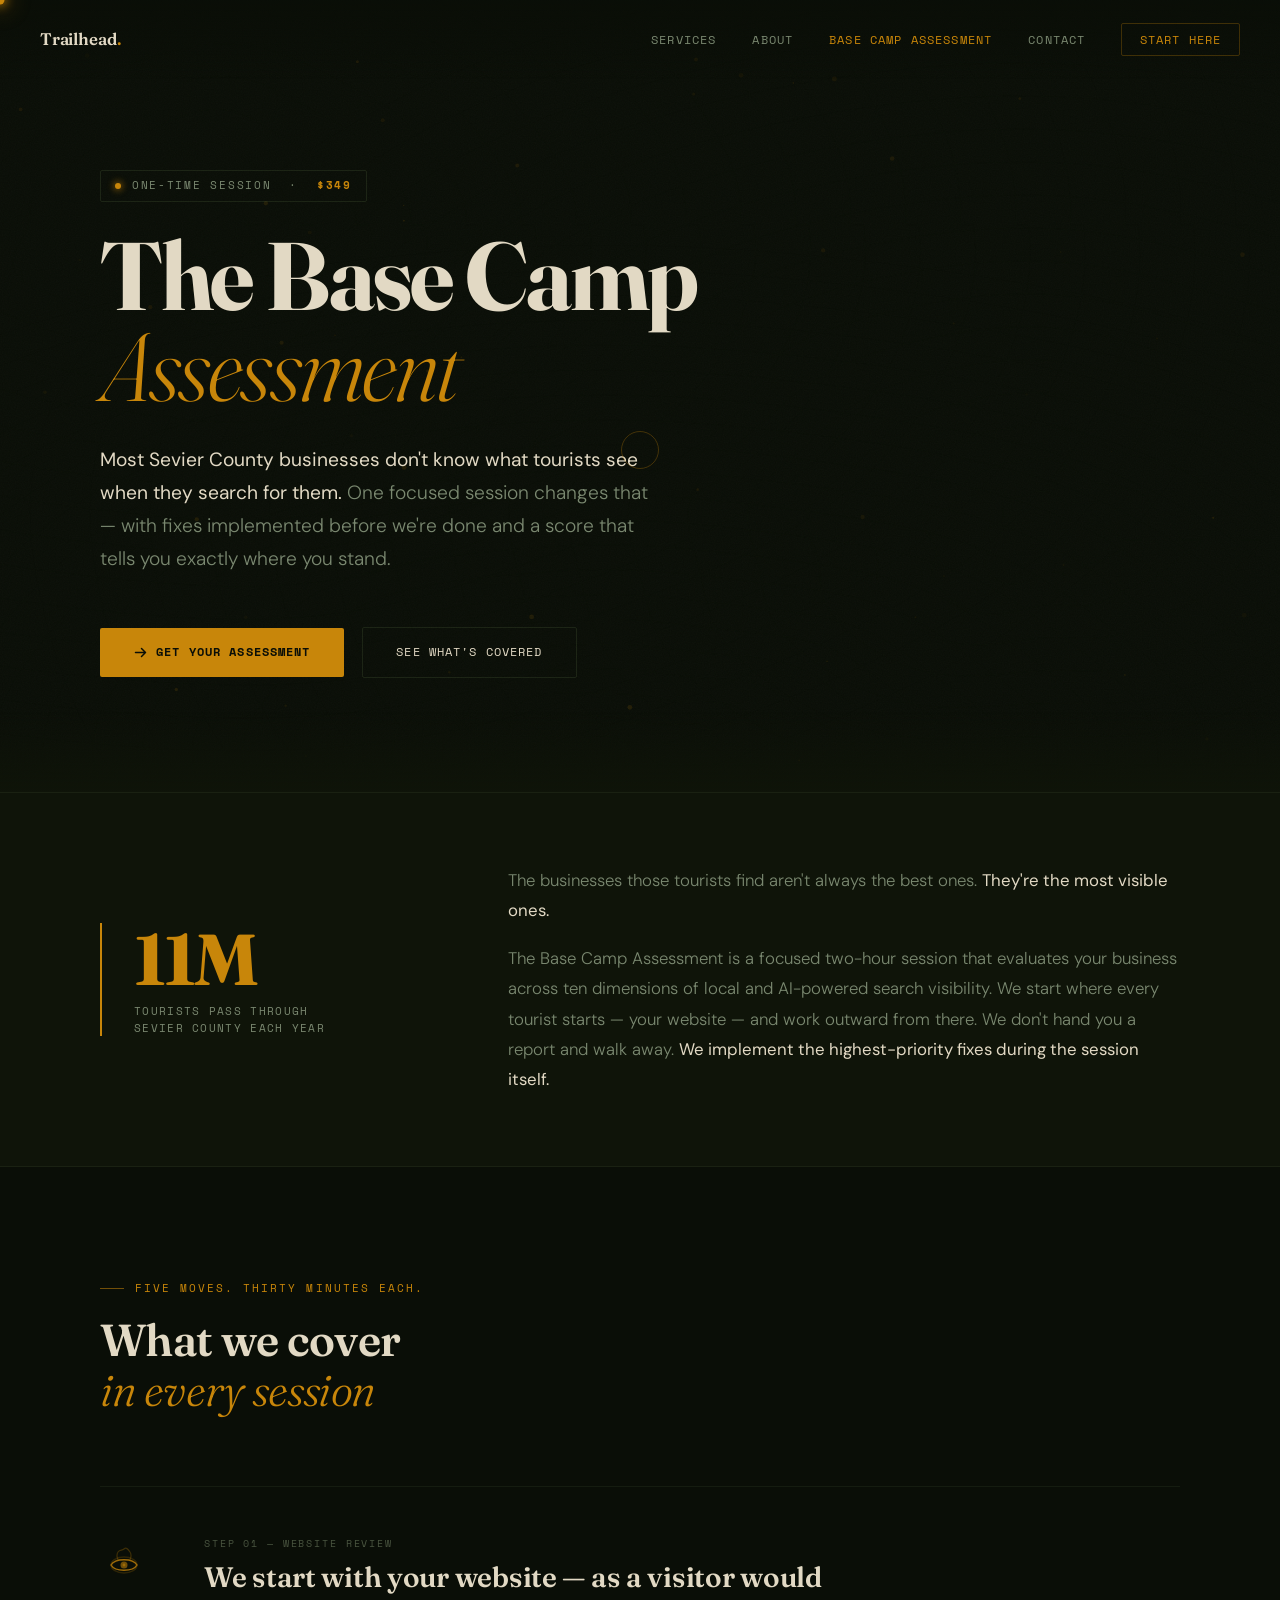
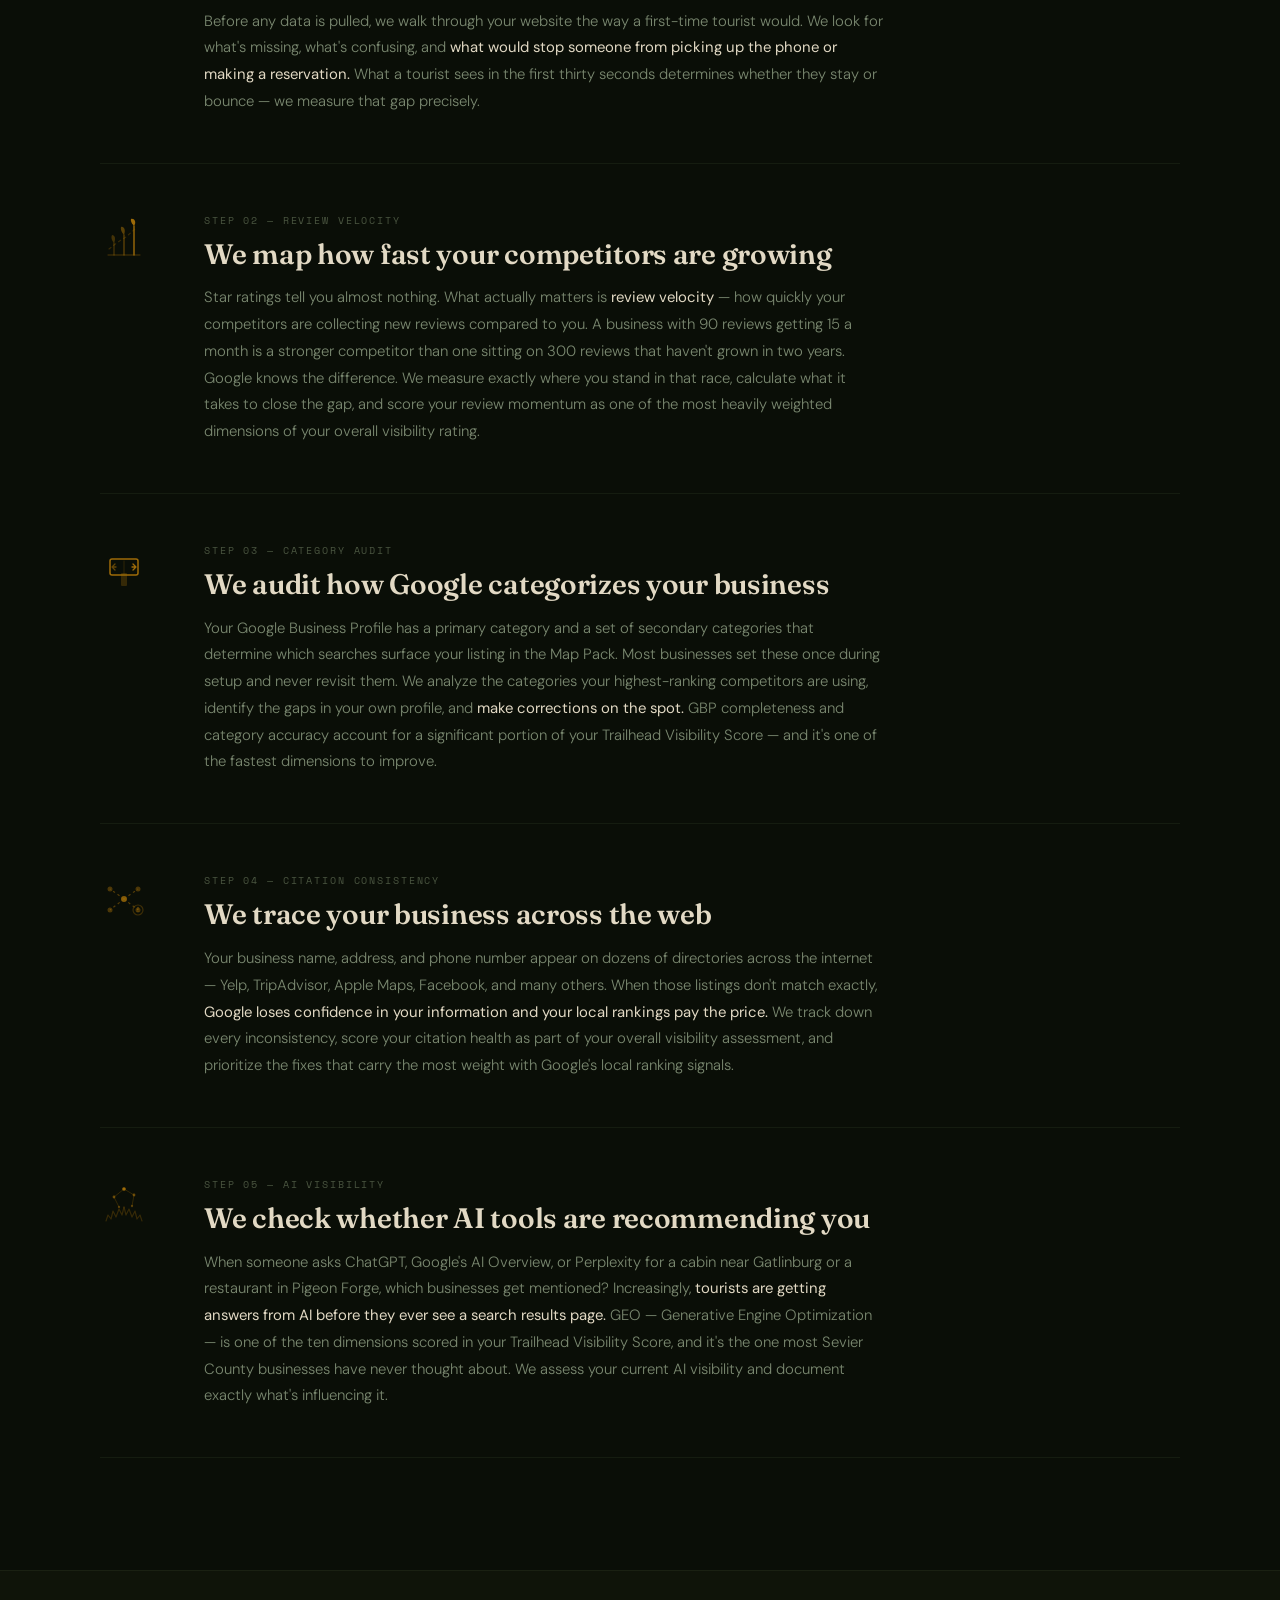
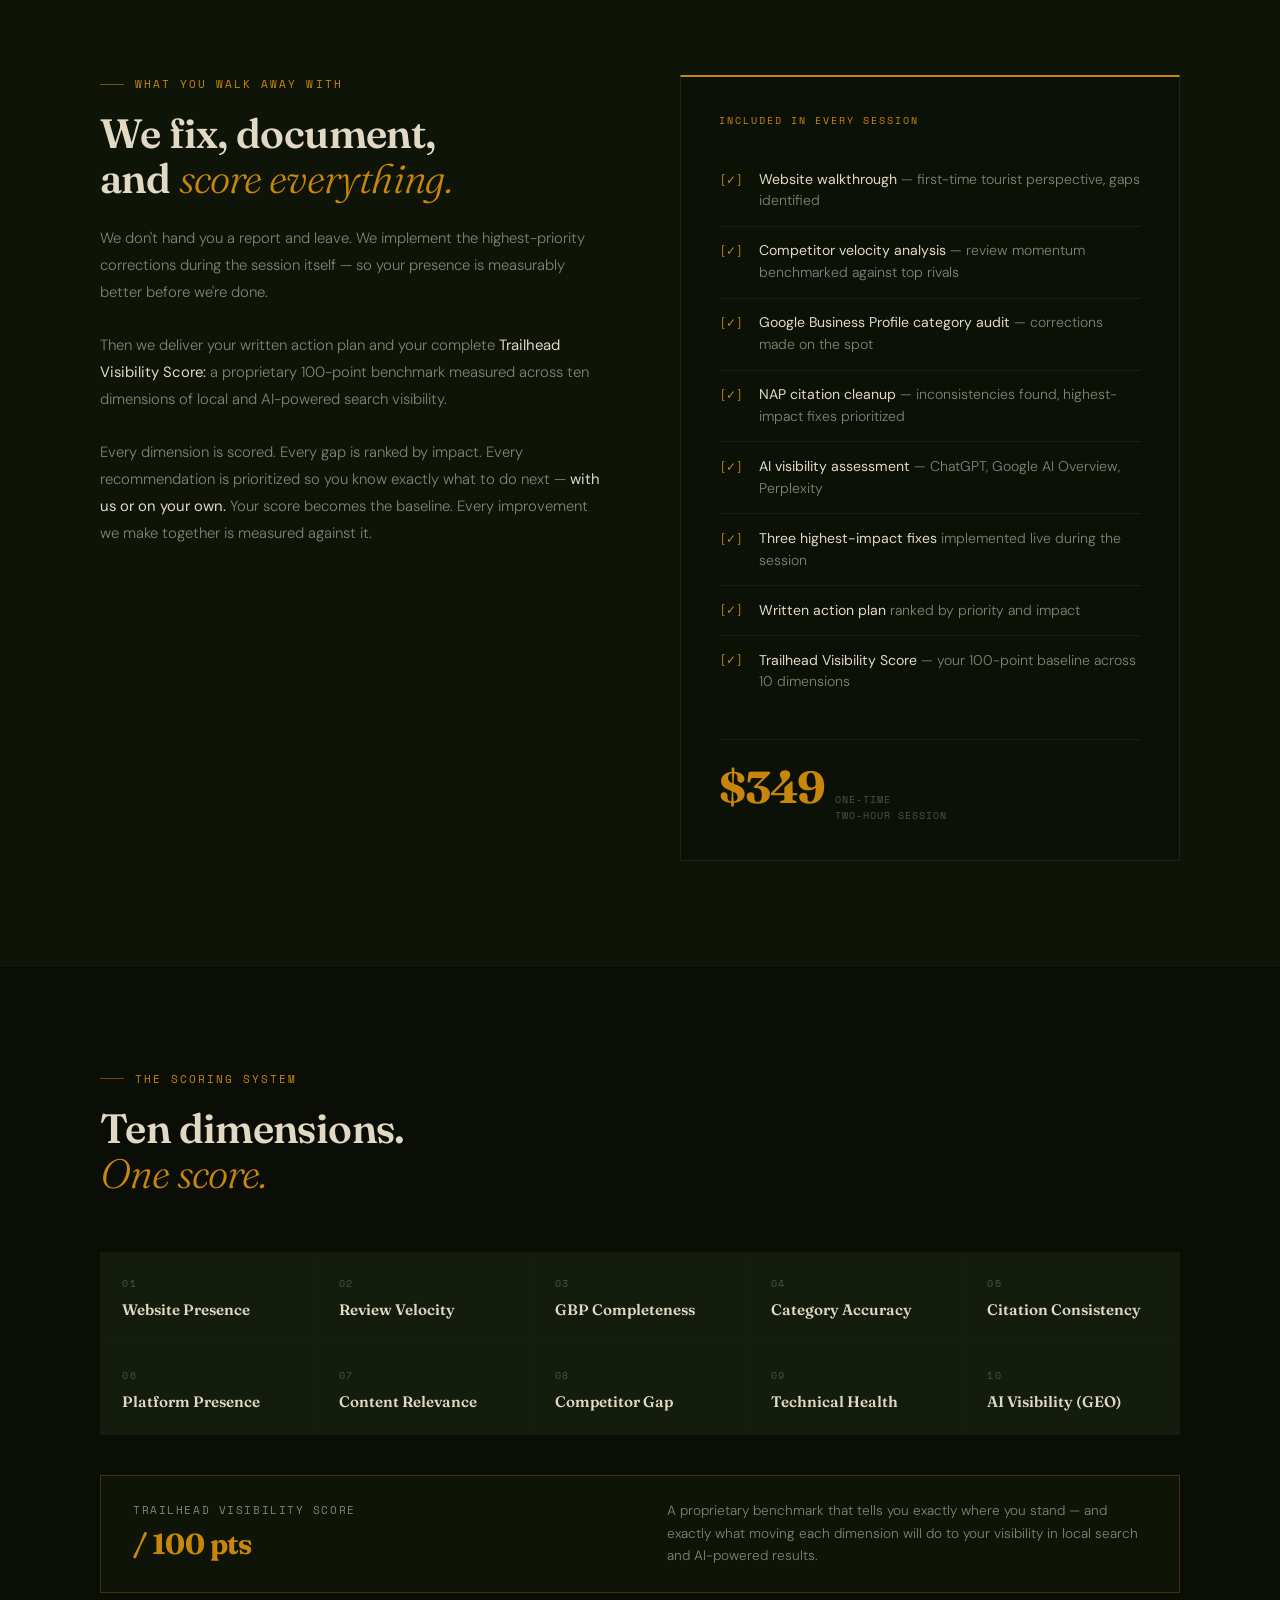
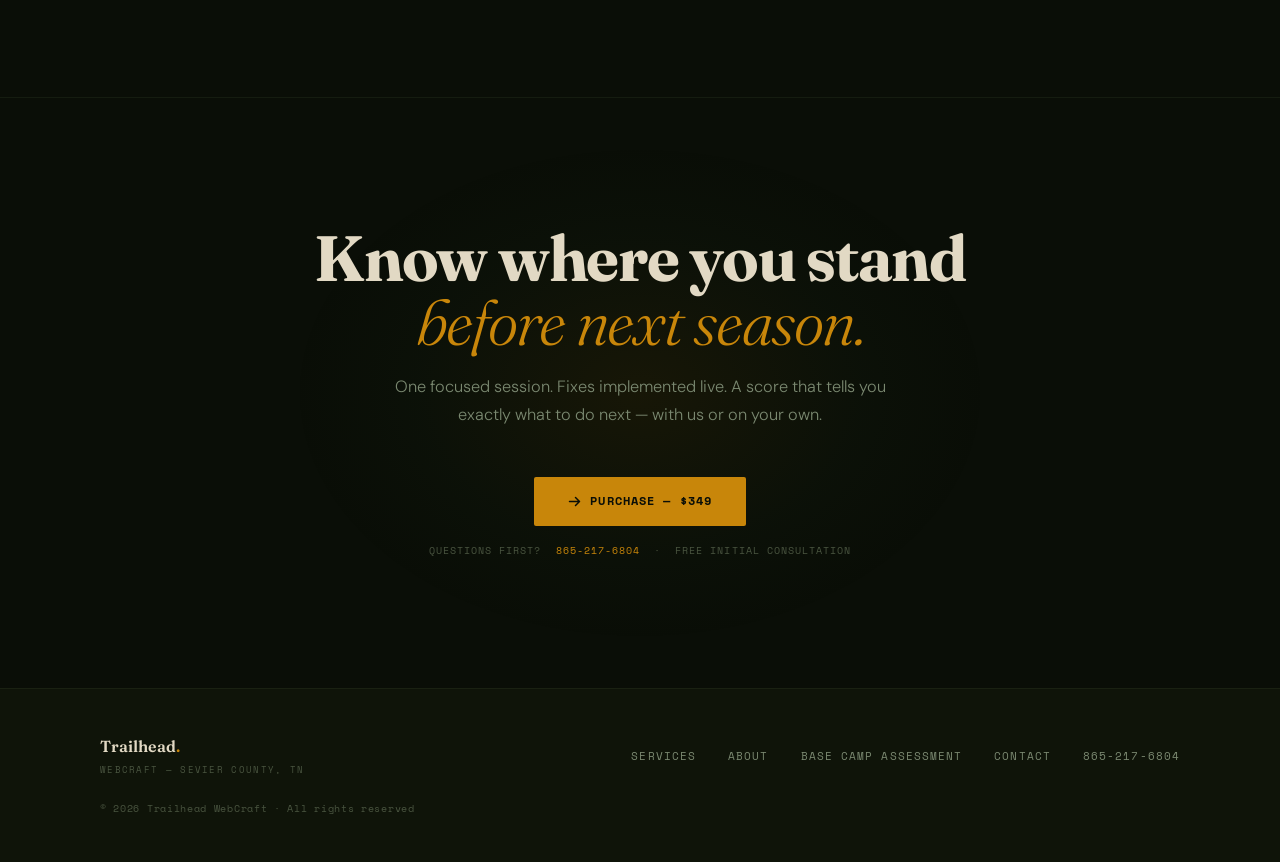
<file: bca.html>
<!DOCTYPE html>
<html lang="en">
<head>
  <meta charset="UTF-8">
  <meta name="viewport" content="width=device-width, initial-scale=1.0">
  <title>Base Camp Assessment — Trailhead WebCraft</title>
  <meta name="description" content="A focused two-hour visibility audit for Sevier County tourism businesses. Walk away with your Trailhead Visibility Score, a ranked action plan, and fixes implemented on the spot.">
  <link rel="preconnect" href="https://fonts.googleapis.com">
  <link rel="preconnect" href="https://fonts.gstatic.com" crossorigin>
  <link href="https://fonts.googleapis.com/css2?family=Fraunces:ital,opsz,wght@0,9..144,300;0,9..144,400;0,9..144,600;0,9..144,700;1,9..144,300;1,9..144,400;1,9..144,600&family=Space+Mono:ital,wght@0,400;0,700;1,400&family=DM+Sans:ital,opsz,wght@0,9..40,300;0,9..40,400;0,9..40,500;1,9..40,300&display=swap" rel="stylesheet">
  <style>
    /* ─────────────────────────────────────────
       RESET & CUSTOM PROPERTIES
    ───────────────────────────────────────── */
    *, *::before, *::after {
      box-sizing: border-box;
      margin: 0;
      padding: 0;
    }

    :root {
      --bg:            #0a0e07;
      --bg-surface:    #0f1409;
      --bg-card:       #141c0d;
      --bg-card-hover: #1a2412;
      --text:          #e2d9c4;
      --text-muted:    #7a8870;
      --text-faint:    #4a5540;
      --accent:        #c8860a;
      --accent-light:  #e09c1a;
      --accent-glow:   rgba(200, 134, 10, 0.18);
      --moss:          #3a5830;
      --moss-light:    #527046;
      --border:        rgba(90, 115, 70, 0.14);
      --border-mid:    rgba(90, 115, 70, 0.22);
      --border-accent: rgba(200, 134, 10, 0.28);
    }

    html { scroll-behavior: smooth; font-size: 16px; }

    body {
      background-color: var(--bg);
      color: var(--text);
      font-family: 'DM Sans', sans-serif;
      font-weight: 300;
      line-height: 1.65;
      overflow-x: hidden;
      cursor: none;
      -webkit-font-smoothing: antialiased;
    }

    a { color: inherit; text-decoration: none; }

    /* ─────────────────────────────────────────
       CUSTOM CURSOR
    ───────────────────────────────────────── */
    .cursor-dot {
      position: fixed;
      width: 9px; height: 9px;
      border-radius: 50%;
      background: var(--accent);
      pointer-events: none;
      z-index: 9999;
      transform: translate(-50%, -50%);
      box-shadow:
        0 0 8px 3px rgba(200, 134, 10, 0.5),
        0 0 22px 8px rgba(200, 134, 10, 0.18);
      transition: width 0.15s ease, height 0.15s ease;
    }
    .cursor-ring {
      position: fixed;
      width: 38px; height: 38px;
      border-radius: 50%;
      border: 1px solid rgba(200, 134, 10, 0.3);
      pointer-events: none;
      z-index: 9998;
      transform: translate(-50%, -50%);
      transition: width 0.25s ease, height 0.25s ease, border-color 0.25s ease;
    }
    .cursor-dot.is-hovering  { width: 14px; height: 14px; }
    .cursor-ring.is-hovering { width: 52px; height: 52px; border-color: rgba(200,134,10,0.5); }

    /* ─────────────────────────────────────────
       ATMOSPHERIC BACKGROUND
    ───────────────────────────────────────── */
    #topo-canvas, #particle-canvas {
      position: fixed;
      inset: 0;
      pointer-events: none;
    }
    #topo-canvas     { z-index: 0; opacity: 0.055; }
    #particle-canvas { z-index: 0; opacity: 0.2;   }

    .grain-overlay {
      position: fixed; inset: 0; z-index: 1;
      pointer-events: none; opacity: 0.03;
      background-image: url("data:image/svg+xml,%3Csvg xmlns='http://www.w3.org/2000/svg' width='300' height='300'%3E%3Cfilter id='n'%3E%3CfeTurbulence type='fractalNoise' baseFrequency='0.85' numOctaves='4' stitchTiles='stitch'/%3E%3C/filter%3E%3Crect width='300' height='300' filter='url(%23n)' opacity='1'/%3E%3C/svg%3E");
      background-size: 300px 300px;
    }

    /* ─────────────────────────────────────────
       NAVIGATION
    ───────────────────────────────────────── */
    nav {
      position: fixed; top: 0; left: 0; right: 0; z-index: 100;
      padding: 1.6rem 2.5rem;
      display: flex; align-items: center; justify-content: space-between;
      background: linear-gradient(180deg, rgba(10,14,7,0.88) 0%, transparent 100%);
    }
    .nav-wordmark {
      font-family: 'Fraunces', serif;
      font-size: 1.05rem; font-weight: 600;
      letter-spacing: -0.01em; color: var(--text);
    }
    .nav-wordmark .dot { color: var(--accent); }
    .nav-links {
      display: flex; align-items: center; gap: 2.25rem; list-style: none;
    }
    .nav-links a {
      font-family: 'Space Mono', monospace;
      font-size: 0.72rem; letter-spacing: 0.1em; text-transform: uppercase;
      color: var(--text-muted); transition: color 0.2s ease;
    }
    .nav-links a:hover { color: var(--text); }
    .nav-active { color: var(--accent) !important; }
    .nav-cta-link {
      border: 1px solid var(--border-accent) !important;
      color: var(--accent) !important;
      padding: 0.45rem 1.1rem; border-radius: 2px;
      transition: background 0.2s ease !important;
    }
    .nav-cta-link:hover { background: var(--accent-glow) !important; }

    /* ── Hamburger ── */
    .nav-hamburger {
      display: none;
      flex-direction: column;
      justify-content: center;
      gap: 5px;
      background: none;
      border: none;
      cursor: pointer;
      padding: 4px;
      z-index: 101;
    }
    .nav-hamburger span {
      display: block;
      width: 22px;
      height: 1.5px;
      background: var(--text);
      transition: transform 0.25s ease, opacity 0.25s ease;
    }
    .nav-hamburger.is-open span:nth-child(1) { transform: translateY(6.5px) rotate(45deg); }
    .nav-hamburger.is-open span:nth-child(2) { opacity: 0; }
    .nav-hamburger.is-open span:nth-child(3) { transform: translateY(-6.5px) rotate(-45deg); }

    /* ─────────────────────────────────────────
       LAYOUT
    ───────────────────────────────────────── */
    .container {
      max-width: 1080px;
      margin: 0 auto;
      padding: 0 2.5rem;
    }
    section { position: relative; z-index: 2; }

    /* ─────────────────────────────────────────
       SCROLL REVEAL
    ───────────────────────────────────────── */
    .reveal {
      opacity: 0;
      transform: translateY(26px);
      transition:
        opacity 0.75s cubic-bezier(0.22, 1, 0.36, 1),
        transform 0.75s cubic-bezier(0.22, 1, 0.36, 1);
    }
    .reveal.visible { opacity: 1; transform: translateY(0); }
    .reveal.d1 { transition-delay: 0.08s; }
    .reveal.d2 { transition-delay: 0.16s; }
    .reveal.d3 { transition-delay: 0.24s; }

    /* ─────────────────────────────────────────
       SHARED COMPONENTS
    ───────────────────────────────────────── */
    .eyebrow {
      display: flex; align-items: center; gap: 0.7rem;
      font-family: 'Space Mono', monospace;
      font-size: 0.7rem; letter-spacing: 0.18em; text-transform: uppercase;
      color: var(--accent); margin-bottom: 1.1rem;
    }
    .eyebrow::before {
      content: ''; display: block;
      width: 24px; height: 1px;
      background: var(--accent); opacity: 0.55; flex-shrink: 0;
    }

    .btn {
      display: inline-flex; align-items: center; gap: 0.6rem;
      font-family: 'Space Mono', monospace;
      font-size: 0.78rem; letter-spacing: 0.09em; text-transform: uppercase;
      padding: 0.9rem 2.1rem; border-radius: 2px;
      border: none; cursor: none;
      transition: transform 0.2s ease, background 0.2s ease,
                  border-color 0.2s ease, color 0.2s ease;
    }
    .btn:hover { transform: translateY(-2px); }
    .btn-fill {
      background: var(--accent); color: #0a0e07; font-weight: 700;
    }
    .btn-fill:hover { background: var(--accent-light); }
    .btn-outline {
      background: transparent; color: var(--text);
      border: 1px solid var(--border-mid);
    }
    .btn-outline:hover { border-color: rgba(200,134,10,0.45); color: var(--accent); }

    /* ─────────────────────────────────────────
       ① HERO
    ───────────────────────────────────────── */
    #hero {
      min-height: 88vh;
      display: flex; flex-direction: column; justify-content: center;
      padding: 9rem 2.5rem 5.5rem;
      position: relative; overflow: hidden;
    }

    .hero-inner {
      max-width: 1080px; margin: 0 auto; width: 100%;
    }

    .hero-price-badge {
      display: inline-flex; align-items: center; gap: 0.65rem;
      font-family: 'Space Mono', monospace;
      font-size: 0.68rem; letter-spacing: 0.16em; text-transform: uppercase;
      color: var(--text-muted);
      border: 1px solid var(--border-mid);
      padding: 0.4rem 0.9rem; border-radius: 2px;
      margin-bottom: 1.75rem;
    }
    .hero-price-badge .badge-price {
      color: var(--accent); font-weight: 700;
    }
    .hero-price-badge::before {
      content: '';
      display: block; width: 6px; height: 6px;
      border-radius: 50%; background: var(--accent);
      box-shadow: 0 0 6px 2px rgba(200,134,10,0.45);
      flex-shrink: 0;
    }

    .hero-title {
      font-family: 'Fraunces', serif;
      font-size: clamp(3.4rem, 7.5vw, 7.5rem);
      font-weight: 700;
      letter-spacing: -0.025em; line-height: 0.95;
      margin-bottom: 0.1em;
    }
    .hero-title em {
      font-style: italic; color: var(--accent); font-weight: 300;
    }

    .hero-sub {
      font-size: clamp(1rem, 1.6vw, 1.2rem);
      font-weight: 300; color: var(--text-muted);
      max-width: 560px;
      margin: 1.9rem 0 3.25rem;
      line-height: 1.72;
    }
    .hero-sub strong { color: var(--text); font-weight: 400; }

    .hero-actions {
      display: flex; align-items: center; gap: 1.1rem; flex-wrap: wrap;
    }

    /* Terrain divider at bottom of hero */
    .terrain-divider {
      position: absolute;
      bottom: 0; left: 0; right: 0;
      height: 80px; z-index: 1; pointer-events: none;
      background: linear-gradient(to bottom, transparent, var(--bg-surface));
    }

    /* ─────────────────────────────────────────
       ② INTRO STRIP — "What most businesses don't know"
    ───────────────────────────────────────── */
    #intro {
      background: var(--bg-surface);
      border-top: 1px solid var(--border);
      border-bottom: 1px solid var(--border);
      padding: 4.5rem 2.5rem;
    }
    .intro-inner {
      max-width: 1080px; margin: 0 auto;
      display: grid; grid-template-columns: 1fr 2fr; gap: 4.5rem;
      align-items: center;
    }
    .intro-stat-block {
      border-left: 2px solid var(--accent);
      padding-left: 2rem;
    }
    .intro-stat-num {
      font-family: 'Fraunces', serif;
      font-size: 4.5rem; font-weight: 700;
      line-height: 1; color: var(--accent);
      letter-spacing: -0.03em;
    }
    .intro-stat-label {
      font-family: 'Space Mono', monospace;
      font-size: 0.68rem; letter-spacing: 0.12em; text-transform: uppercase;
      color: var(--text-muted); margin-top: 0.5rem; line-height: 1.55;
    }
    .intro-copy {
      font-size: 1.05rem; color: var(--text-muted);
      line-height: 1.8; font-weight: 300;
    }
    .intro-copy strong { color: var(--text); font-weight: 400; }
    .intro-copy p + p { margin-top: 1.1rem; }

    /* ─────────────────────────────────────────
       ③ ASSESSMENT STEPS
    ───────────────────────────────────────── */
    #steps {
      padding: 7rem 2.5rem;
    }
    .steps-header {
      max-width: 1080px; margin: 0 auto 4.5rem;
    }
    .steps-header h2 {
      font-family: 'Fraunces', serif;
      font-size: clamp(2rem, 3.5vw, 3rem);
      font-weight: 600; letter-spacing: -0.015em; line-height: 1.1;
    }
    .steps-header h2 em { font-style: italic; color: var(--accent); font-weight: 300; }

    /* Stacked step rows */
    .step-list {
      max-width: 1080px; margin: 0 auto;
      display: flex; flex-direction: column;
      border-top: 1px solid var(--border);
    }

    .step-row {
      display: grid;
      grid-template-columns: 64px 1fr;
      gap: 2.5rem;
      padding: 3rem 0;
      border-bottom: 1px solid var(--border);
      position: relative;
      transition: background 0.25s ease;
    }
    .step-row:hover { background: rgba(20, 28, 13, 0.6); }

    /* Amber accent line on hover */
    .step-row::before {
      content: '';
      position: absolute;
      left: 0; top: 0; bottom: 0;
      width: 2px;
      background: var(--accent);
      transform: scaleY(0);
      transform-origin: top;
      transition: transform 0.35s cubic-bezier(0.22, 1, 0.36, 1);
    }
    .step-row:hover::before { transform: scaleY(1); }

    .step-icon {
      width: 48px; height: 48px;
      color: var(--accent); opacity: 0.78;
      flex-shrink: 0; margin-top: 0.2rem;
    }

    .step-content { }

    .step-num {
      font-family: 'Space Mono', monospace;
      font-size: 0.65rem; letter-spacing: 0.18em; text-transform: uppercase;
      color: var(--text-faint); margin-bottom: 0.55rem;
    }

    .step-heading {
      font-family: 'Fraunces', serif;
      font-size: clamp(1.35rem, 2.2vw, 1.8rem);
      font-weight: 600; letter-spacing: -0.01em;
      margin-bottom: 0.9rem; line-height: 1.15;
    }

    .step-body {
      font-size: 0.93rem; color: var(--text-muted);
      line-height: 1.8; max-width: 680px;
    }
    .step-body strong { color: var(--text); font-weight: 400; }

    /* ─────────────────────────────────────────
       ④ DELIVERABLES — What you walk away with
    ───────────────────────────────────────── */
    #deliverables {
      padding: 6.5rem 2.5rem;
      background: var(--bg-surface);
      border-top: 1px solid var(--border);
    }

    .deliverables-inner {
      max-width: 1080px; margin: 0 auto;
      display: grid; grid-template-columns: 1fr 1fr; gap: 5rem; align-items: start;
    }

    .deliverables-heading {
      font-family: 'Fraunces', serif;
      font-size: clamp(2rem, 3.2vw, 2.8rem);
      font-weight: 600; letter-spacing: -0.015em; line-height: 1.1;
      margin-bottom: 1.5rem;
    }
    .deliverables-heading em { font-style: italic; color: var(--accent); font-weight: 300; }

    .deliverables-body {
      font-size: 0.93rem; color: var(--text-muted); line-height: 1.8;
    }
    .deliverables-body strong { color: var(--text); font-weight: 400; }

    /* Checklist card */
    .checklist-card {
      background: #0c1108;
      border: 1px solid var(--border-mid);
      border-top: 2px solid var(--accent);
      padding: 2.25rem 2.4rem;
    }

    .checklist-label {
      font-family: 'Space Mono', monospace;
      font-size: 0.62rem; letter-spacing: 0.2em; text-transform: uppercase;
      color: var(--accent); margin-bottom: 1.6rem;
    }

    .checklist-items {
      list-style: none;
      display: flex; flex-direction: column; gap: 0;
    }

    .checklist-item {
      display: flex; gap: 1rem; align-items: flex-start;
      padding: 0.85rem 0;
      border-bottom: 1px solid var(--border);
      font-size: 0.88rem;
    }
    .checklist-item:last-child { border-bottom: none; }

    .ci-check {
      font-family: 'Space Mono', monospace;
      font-size: 0.72rem; color: var(--accent);
      flex-shrink: 0; margin-top: 0.06rem;
    }

    .ci-text { color: var(--text-muted); line-height: 1.55; }
    .ci-text strong { color: var(--text); font-weight: 400; }

    .price-tag {
      margin-top: 2rem;
      padding-top: 1.6rem;
      border-top: 1px solid var(--border);
      display: flex; align-items: baseline; gap: 0.6rem;
    }
    .price-amount {
      font-family: 'Fraunces', serif;
      font-size: 2.8rem; font-weight: 700;
      color: var(--accent); letter-spacing: -0.03em; line-height: 1;
    }
    .price-meta {
      font-family: 'Space Mono', monospace;
      font-size: 0.65rem; letter-spacing: 0.1em; text-transform: uppercase;
      color: var(--text-faint); line-height: 1.5;
    }

    /* ─────────────────────────────────────────
       ⑤ TVS SCORE EXPLAINER
    ───────────────────────────────────────── */
    #tvs {
      padding: 6.5rem 2.5rem;
      border-top: 1px solid var(--border);
    }

    .tvs-inner {
      max-width: 1080px; margin: 0 auto;
    }

    .tvs-grid {
      display: grid;
      grid-template-columns: repeat(5, 1fr);
      gap: 1px;
      background: var(--border);
      margin-top: 3.5rem;
    }

    .tvs-dim {
      background: var(--bg-card);
      padding: 1.5rem 1.4rem;
      transition: background 0.2s ease;
      position: relative;
      overflow: hidden;
    }
    .tvs-dim::after {
      content: '';
      position: absolute; bottom: 0; left: 0; right: 0; height: 2px;
      background: var(--accent);
      transform: scaleX(0); transform-origin: left;
      transition: transform 0.35s ease;
    }
    .tvs-dim:hover { background: var(--bg-card-hover); }
    .tvs-dim:hover::after { transform: scaleX(1); }

    .tvs-num {
      font-family: 'Space Mono', monospace;
      font-size: 0.62rem; letter-spacing: 0.14em;
      color: var(--text-faint); margin-bottom: 0.5rem;
    }
    .tvs-name {
      font-family: 'Fraunces', serif;
      font-size: 0.95rem; font-weight: 600;
      line-height: 1.25; color: var(--text);
    }

    .tvs-total {
      margin-top: 2.5rem;
      padding: 1.5rem 2rem;
      background: var(--bg-surface);
      border: 1px solid var(--border-accent);
      display: flex; align-items: center; justify-content: space-between;
      flex-wrap: wrap; gap: 1rem;
    }
    .tvs-total-label {
      font-family: 'Space Mono', monospace;
      font-size: 0.7rem; letter-spacing: 0.14em; text-transform: uppercase;
      color: var(--text-muted);
    }
    .tvs-total-score {
      font-family: 'Fraunces', serif;
      font-size: 1.8rem; font-weight: 700;
      color: var(--accent); letter-spacing: -0.02em;
    }
    .tvs-total-desc {
      font-size: 0.85rem; color: var(--text-muted); max-width: 480px;
    }

    /* ─────────────────────────────────────────
       ⑥ CTA BAND
    ───────────────────────────────────────── */
    #cta {
      padding: 8rem 2.5rem;
      text-align: center;
      border-top: 1px solid var(--border);
      position: relative; overflow: hidden;
    }
    #cta::before {
      content: '';
      position: absolute; top: 50%; left: 50%;
      transform: translate(-50%, -50%);
      width: 700px; height: 500px;
      background: radial-gradient(ellipse at center,
        rgba(200, 134, 10, 0.07) 0%, rgba(58, 88, 48, 0.04) 45%, transparent 70%);
      pointer-events: none;
    }
    .cta-content { position: relative; z-index: 1; }

    .cta-headline {
      font-family: 'Fraunces', serif;
      font-size: clamp(2.2rem, 5vw, 4.5rem);
      font-weight: 700; letter-spacing: -0.02em; line-height: 1.0;
      margin-bottom: 1.2rem;
    }
    .cta-headline em { font-style: italic; color: var(--accent); font-weight: 300; }

    .cta-sub {
      font-size: 1.02rem; color: var(--text-muted);
      max-width: 500px; margin: 0 auto 3rem; line-height: 1.72;
    }

    /* ─────────────────────────────────────────
       ⑦ FOOTER
    ───────────────────────────────────────── */
    footer {
      padding: 2.75rem 2.5rem;
      background: var(--bg-surface);
      border-top: 1px solid var(--border);
      position: relative; z-index: 2;
    }
    .footer-row {
      max-width: 1080px; margin: 0 auto;
      display: flex; align-items: center; justify-content: space-between;
      flex-wrap: wrap; gap: 1.5rem;
    }
    .footer-brand {
      font-family: 'Fraunces', serif;
      font-size: 1rem; font-weight: 600; color: var(--text);
    }
    .footer-brand .dot { color: var(--accent); }
    .footer-brand small {
      display: block;
      font-family: 'Space Mono', monospace;
      font-size: 0.58rem; letter-spacing: 0.14em; text-transform: uppercase;
      color: var(--text-faint); margin-top: 0.2rem; font-weight: 400;
    }
    .footer-nav {
      display: flex; gap: 2rem; list-style: none;
    }
    .footer-nav a {
      font-family: 'Space Mono', monospace;
      font-size: 0.68rem; letter-spacing: 0.1em; text-transform: uppercase;
      color: var(--text-muted); transition: color 0.2s ease;
    }
    .footer-nav a:hover { color: var(--accent); }
    .footer-copy {
      font-family: 'Space Mono', monospace;
      font-size: 0.62rem; letter-spacing: 0.07em; color: var(--text-faint);
    }

    /* ─────────────────────────────────────────
       RESPONSIVE
    ───────────────────────────────────────── */
    @media (max-width: 900px) {
      .intro-inner { grid-template-columns: 1fr; gap: 2.5rem; }
      .deliverables-inner { grid-template-columns: 1fr; gap: 3rem; }
      .tvs-grid { grid-template-columns: repeat(2, 1fr); }
    }

    @media (max-width: 680px) {
      nav { padding: 1.25rem 1.5rem; }
      .nav-hamburger { display: flex; }
      .nav-links { display: none; }
      .nav-links.is-open {
        display: flex;
        flex-direction: column;
        position: fixed;
        inset: 0;
        top: 0;
        background: rgba(10, 14, 7, 0.97);
        backdrop-filter: blur(14px);
        padding: 5.5rem 2rem 3rem;
        z-index: 99;
        gap: 0;
        border-bottom: 1px solid var(--border);
      }
      .nav-links.is-open li { border-bottom: 1px solid var(--border); }
      .nav-links.is-open li:first-child { border-top: 1px solid var(--border); }
      .nav-links.is-open a {
        display: block;
        padding: 1.1rem 0;
        font-size: 0.85rem;
        color: var(--text-muted);
      }
      .nav-links.is-open .nav-cta-link {
        margin-top: 1.5rem;
        display: inline-block;
        padding: 0.75rem 1.5rem !important;
      }
      #hero { padding: 7.5rem 1.5rem 5rem; }
      .hero-title { font-size: clamp(3rem, 13vw, 5rem); }
      #intro, #steps, #deliverables, #tvs, #cta { padding-left: 1.5rem; padding-right: 1.5rem; }
      .step-row { grid-template-columns: 40px 1fr; gap: 1.5rem; }
      .tvs-grid { grid-template-columns: 1fr 1fr; }
      footer { padding: 2.25rem 1.5rem; }
      .footer-row { flex-direction: column; align-items: flex-start; }
      .footer-nav { flex-wrap: wrap; gap: 1.25rem; }
    }

    @media (pointer: coarse) {
      .cursor-dot, .cursor-ring { display: none; }
      body { cursor: auto; }
    }
  </style>
</head>
<body>

  <!-- ── Custom Cursor ── -->
  <div class="cursor-dot"  id="cursorDot"></div>
  <div class="cursor-ring" id="cursorRing"></div>

  <!-- ── Atmospheric Background ── -->
  <canvas id="topo-canvas"     aria-hidden="true"></canvas>
  <canvas id="particle-canvas" aria-hidden="true"></canvas>
  <div class="grain-overlay"   aria-hidden="true"></div>

  <!-- ─────────────────────────────────────────
       NAVIGATION
  ───────────────────────────────────────── -->
  <nav aria-label="Main navigation">
    <a href="index.html" class="nav-wordmark">Trailhead<span class="dot">.</span></a>
    <ul class="nav-links" id="navLinks" role="list">
      <li><a href="index.html#services">Services</a></li>
      <li><a href="index.html#about">About</a></li>
      <li><a href="bca.html" class="nav-active">Base Camp Assessment</a></li>
      <li><a href="contact.html">Contact</a></li>
      <li><a href="payment.html" class="nav-cta-link">Start Here</a></li>
    </ul>
    <button class="nav-hamburger" id="navHamburger" aria-label="Toggle navigation" aria-expanded="false">
      <span></span><span></span><span></span>
    </button>
  </nav>

  <!-- ─────────────────────────────────────────
       ① HERO
  ───────────────────────────────────────── -->
  <section id="hero" aria-label="Hero">
    <div class="hero-inner">
      <div class="hero-price-badge reveal">
        One-time session &nbsp;·&nbsp; <span class="badge-price">$349</span>
      </div>
      <h1 class="hero-title reveal d1">
        The Base Camp<br><em>Assessment</em>
      </h1>
      <p class="hero-sub reveal d2">
        <strong>Most Sevier County businesses don't know what tourists see when they search for them.</strong>
        One focused session changes that — with fixes implemented before we're done and a score
        that tells you exactly where you stand.
      </p>
      <div class="hero-actions reveal d3">
        <a href="#cta" class="btn btn-fill">
          <svg width="13" height="13" viewBox="0 0 13 13" fill="none" aria-hidden="true">
            <path d="M1.5 6.5h10M7.5 2.5l4 4-4 4" stroke="currentColor" stroke-width="1.5"
              stroke-linecap="round" stroke-linejoin="round"/>
          </svg>
          Get Your Assessment
        </a>
        <a href="#steps" class="btn btn-outline">See What's Covered</a>
      </div>
    </div>
    <div class="terrain-divider" aria-hidden="true"></div>
  </section>

  <!-- ─────────────────────────────────────────
       ② INTRO STRIP
  ───────────────────────────────────────── -->
  <section id="intro">
    <div class="intro-inner">
      <div class="intro-stat-block reveal">
        <div class="intro-stat-num">11M</div>
        <div class="intro-stat-label">Tourists pass through<br>Sevier County each year</div>
      </div>
      <div class="intro-copy reveal d1">
        <p>
          The businesses those tourists find aren't always the best ones.
          <strong>They're the most visible ones.</strong>
        </p>
        <p>
          The Base Camp Assessment is a focused two-hour session that evaluates your
          business across ten dimensions of local and AI-powered search visibility.
          We start where every tourist starts — your website — and work outward from there.
          We don't hand you a report and walk away.
          <strong>We implement the highest-priority fixes during the session itself.</strong>
        </p>
      </div>
    </div>
  </section>

  <!-- ─────────────────────────────────────────
       ③ ASSESSMENT STEPS
  ───────────────────────────────────────── -->
  <section id="steps">
    <div class="steps-header reveal">
      <p class="eyebrow">Five moves. Thirty minutes each.</p>
      <h2>What we cover<br><em>in every session</em></h2>
    </div>

    <div class="step-list">

      <!-- Step 1: Website walkthrough -->
      <div class="step-row reveal">
        <svg class="step-icon" viewBox="0 0 48 48" fill="none"
             xmlns="http://www.w3.org/2000/svg" aria-hidden="true">
          <!-- Eye through canopy -->
          <ellipse cx="24" cy="27" rx="13" ry="8" stroke="currentColor"
                   stroke-width="1.5" opacity="0.25"/>
          <path d="M11 27 C15 20, 33 20, 37 27 C33 34, 15 34, 11 27Z"
                stroke="currentColor" stroke-width="1.5" fill="none"/>
          <circle cx="24" cy="27" r="3.5" fill="currentColor" opacity="0.7"/>
          <circle cx="24" cy="27" r="1.4" fill="currentColor"/>
          <!-- tree top hints -->
          <path d="M18 22 C18 22 16 17 18 14 C20 11 22 13 24 11 C26 9 28 11 30 14 C32 17 30 22 30 22"
                stroke="currentColor" stroke-width="1.2" opacity="0.35"
                stroke-linecap="round" fill="none"/>
        </svg>
        <div class="step-content">
          <p class="step-num">Step 01 — Website Review</p>
          <h3 class="step-heading">We start with your website — as a visitor would</h3>
          <p class="step-body">
            Before any data is pulled, we walk through your website the way a first-time tourist would.
            We look for what's missing, what's confusing, and <strong>what would stop someone from
            picking up the phone or making a reservation.</strong> What a tourist sees in the first
            thirty seconds determines whether they stay or bounce — we measure that gap precisely.
          </p>
        </div>
      </div>

      <!-- Step 2: Review velocity -->
      <div class="step-row reveal">
        <svg class="step-icon" viewBox="0 0 48 48" fill="none"
             xmlns="http://www.w3.org/2000/svg" aria-hidden="true">
          <!-- Growing plant / upward trend -->
          <line x1="8" y1="40" x2="40" y2="40" stroke="currentColor"
                stroke-width="1.3" stroke-linecap="round" opacity="0.3"/>
          <!-- stems -->
          <line x1="14" y1="40" x2="14" y2="28" stroke="currentColor"
                stroke-width="1.4" stroke-linecap="round" opacity="0.4"/>
          <line x1="24" y1="40" x2="24" y2="20" stroke="currentColor"
                stroke-width="1.4" stroke-linecap="round" opacity="0.55"/>
          <line x1="34" y1="40" x2="34" y2="11" stroke="currentColor"
                stroke-width="1.4" stroke-linecap="round"/>
          <!-- leaf buds -->
          <path d="M14 28 C14 28 10 24 12 20 C15 20 16 24 14 28Z"
                fill="currentColor" opacity="0.4"/>
          <path d="M24 20 C24 20 20 16 21 12 C24 11 26 15 24 20Z"
                fill="currentColor" opacity="0.55"/>
          <path d="M34 11 C34 11 30 7 31 4 C34 3 37 7 34 11Z"
                fill="currentColor"/>
          <!-- trend arrow -->
          <path d="M9 34 L18 27 L26 22 L36 13" stroke="currentColor"
                stroke-width="1.2" stroke-dasharray="2.5 3.5" opacity="0.3"
                stroke-linecap="round"/>
        </svg>
        <div class="step-content">
          <p class="step-num">Step 02 — Review Velocity</p>
          <h3 class="step-heading">We map how fast your competitors are growing</h3>
          <p class="step-body">
            Star ratings tell you almost nothing. What actually matters is <strong>review velocity</strong>
            — how quickly your competitors are collecting new reviews compared to you. A business
            with 90 reviews getting 15 a month is a stronger competitor than one sitting on 300 reviews
            that haven't grown in two years. Google knows the difference. We measure exactly where you
            stand in that race, calculate what it takes to close the gap, and score your review
            momentum as one of the most heavily weighted dimensions of your overall visibility rating.
          </p>
        </div>
      </div>

      <!-- Step 3: GBP category audit -->
      <div class="step-row reveal">
        <svg class="step-icon" viewBox="0 0 48 48" fill="none"
             xmlns="http://www.w3.org/2000/svg" aria-hidden="true">
          <!-- Trail sign / category marker -->
          <rect x="21" y="28" width="6" height="13" rx="1"
                fill="currentColor" opacity="0.3"/>
          <rect x="10" y="14" width="28" height="16" rx="2"
                stroke="currentColor" stroke-width="1.5" fill="none"/>
          <!-- arrow left on sign -->
          <path d="M16 22 L12 22 M12 22 L15 19 M12 22 L15 25"
                stroke="currentColor" stroke-width="1.3" stroke-linecap="round"
                stroke-linejoin="round" opacity="0.6"/>
          <!-- arrow right on sign -->
          <path d="M32 22 L36 22 M36 22 L33 19 M36 22 L33 25"
                stroke="currentColor" stroke-width="1.3" stroke-linecap="round"
                stroke-linejoin="round"/>
          <!-- divider on sign -->
          <line x1="24" y1="15.5" x2="24" y2="29" stroke="currentColor"
                stroke-width="1" opacity="0.25"/>
        </svg>
        <div class="step-content">
          <p class="step-num">Step 03 — Category Audit</p>
          <h3 class="step-heading">We audit how Google categorizes your business</h3>
          <p class="step-body">
            Your Google Business Profile has a primary category and a set of secondary categories
            that determine which searches surface your listing in the Map Pack. Most businesses set
            these once during setup and never revisit them. We analyze the categories your
            highest-ranking competitors are using, identify the gaps in your own profile, and
            <strong>make corrections on the spot.</strong> GBP completeness and category accuracy
            account for a significant portion of your Trailhead Visibility Score — and it's one of
            the fastest dimensions to improve.
          </p>
        </div>
      </div>

      <!-- Step 4: Citation audit -->
      <div class="step-row reveal">
        <svg class="step-icon" viewBox="0 0 48 48" fill="none"
             xmlns="http://www.w3.org/2000/svg" aria-hidden="true">
          <!-- Trail network / connected nodes -->
          <circle cx="24" cy="24" r="3" fill="currentColor" opacity="0.8"/>
          <circle cx="10" cy="14" r="2.5" fill="currentColor" opacity="0.45"/>
          <circle cx="38" cy="14" r="2.5" fill="currentColor" opacity="0.45"/>
          <circle cx="10" cy="35" r="2.5" fill="currentColor" opacity="0.45"/>
          <circle cx="38" cy="35" r="2.5" fill="currentColor" opacity="0.45"/>
          <!-- connecting trails -->
          <line x1="24" y1="24" x2="10" y2="14" stroke="currentColor"
                stroke-width="1.2" stroke-dasharray="2.5 3" opacity="0.5"/>
          <line x1="24" y1="24" x2="38" y2="14" stroke="currentColor"
                stroke-width="1.2" stroke-dasharray="2.5 3" opacity="0.5"/>
          <line x1="24" y1="24" x2="10" y2="35" stroke="currentColor"
                stroke-width="1.2" stroke-dasharray="2.5 3" opacity="0.5"/>
          <line x1="24" y1="24" x2="38" y2="35" stroke="currentColor"
                stroke-width="1.2" stroke-dasharray="2.5 3" opacity="0.5"/>
          <!-- warning on one node -->
          <circle cx="38" cy="35" r="5" stroke="currentColor"
                  stroke-width="1.2" fill="none" opacity="0.35"/>
          <line x1="38" y1="32.5" x2="38" y2="34.5"
                stroke="currentColor" stroke-width="1.3" stroke-linecap="round" opacity="0.5"/>
          <circle cx="38" cy="36.5" r="0.6" fill="currentColor" opacity="0.5"/>
        </svg>
        <div class="step-content">
          <p class="step-num">Step 04 — Citation Consistency</p>
          <h3 class="step-heading">We trace your business across the web</h3>
          <p class="step-body">
            Your business name, address, and phone number appear on dozens of directories across
            the internet — Yelp, TripAdvisor, Apple Maps, Facebook, and many others. When those
            listings don't match exactly, <strong>Google loses confidence in your information and
            your local rankings pay the price.</strong> We track down every inconsistency, score
            your citation health as part of your overall visibility assessment, and prioritize the
            fixes that carry the most weight with Google's local ranking signals.
          </p>
        </div>
      </div>

      <!-- Step 5: AI visibility -->
      <div class="step-row reveal">
        <svg class="step-icon" viewBox="0 0 48 48" fill="none"
             xmlns="http://www.w3.org/2000/svg" aria-hidden="true">
          <!-- Constellation through forest canopy -->
          <circle cx="24" cy="10" r="1.8" fill="currentColor"/>
          <circle cx="14" cy="18" r="1.4" fill="currentColor" opacity="0.65"/>
          <circle cx="34" cy="16" r="1.4" fill="currentColor" opacity="0.65"/>
          <circle cx="19" cy="28" r="1.2" fill="currentColor" opacity="0.5"/>
          <circle cx="32" cy="27" r="1.2" fill="currentColor" opacity="0.5"/>
          <line x1="24" y1="10" x2="14" y2="18" stroke="currentColor"
                stroke-width="0.8" opacity="0.35"/>
          <line x1="24" y1="10" x2="34" y2="16" stroke="currentColor"
                stroke-width="0.8" opacity="0.35"/>
          <line x1="14" y1="18" x2="19" y2="28" stroke="currentColor"
                stroke-width="0.8" opacity="0.35"/>
          <line x1="34" y1="16" x2="32" y2="27" stroke="currentColor"
                stroke-width="0.8" opacity="0.35"/>
          <!-- tree silhouettes below -->
          <path d="M6 42 L8 36 L11 40 L13 32 L16 38 L19 30 L22 36 L24 28"
                stroke="currentColor" stroke-width="1.2" stroke-linecap="round"
                stroke-linejoin="round" opacity="0.3" fill="none"/>
          <path d="M42 42 L40 36 L37 40 L35 32 L32 38 L29 30 L26 36 L24 28"
                stroke="currentColor" stroke-width="1.2" stroke-linecap="round"
                stroke-linejoin="round" opacity="0.3" fill="none"/>
        </svg>
        <div class="step-content">
          <p class="step-num">Step 05 — AI Visibility</p>
          <h3 class="step-heading">We check whether AI tools are recommending you</h3>
          <p class="step-body">
            When someone asks ChatGPT, Google's AI Overview, or Perplexity for a cabin near Gatlinburg
            or a restaurant in Pigeon Forge, which businesses get mentioned? Increasingly,
            <strong>tourists are getting answers from AI before they ever see a search results page.</strong>
            GEO — Generative Engine Optimization — is one of the ten dimensions scored in your
            Trailhead Visibility Score, and it's the one most Sevier County businesses have never
            thought about. We assess your current AI visibility and document exactly what's
            influencing it.
          </p>
        </div>
      </div>

    </div>
  </section>

  <!-- ─────────────────────────────────────────
       ④ DELIVERABLES
  ───────────────────────────────────────── -->
  <section id="deliverables">
    <div class="deliverables-inner">

      <!-- Left: narrative -->
      <div>
        <p class="eyebrow reveal">What you walk away with</p>
        <h2 class="deliverables-heading reveal d1">
          We fix, document,<br>and <em>score everything.</em>
        </h2>
        <p class="deliverables-body reveal d2">
          We don't hand you a report and leave. We implement the highest-priority corrections
          during the session itself — so your presence is measurably better before we're done.
          <br><br>
          Then we deliver your written action plan and your complete
          <strong>Trailhead Visibility Score:</strong> a proprietary 100-point benchmark measured
          across ten dimensions of local and AI-powered search visibility.
          <br><br>
          Every dimension is scored. Every gap is ranked by impact. Every recommendation is
          prioritized so you know exactly what to do next — <strong>with us or on your own.</strong>
          Your score becomes the baseline. Every improvement we make together is measured against it.
        </p>
      </div>

      <!-- Right: checklist card -->
      <div class="reveal d2">
        <div class="checklist-card">
          <p class="checklist-label">Included in every session</p>
          <ul class="checklist-items">
            <li class="checklist-item">
              <span class="ci-check">[✓]</span>
              <span class="ci-text"><strong>Website walkthrough</strong> — first-time tourist perspective, gaps identified</span>
            </li>
            <li class="checklist-item">
              <span class="ci-check">[✓]</span>
              <span class="ci-text"><strong>Competitor velocity analysis</strong> — review momentum benchmarked against top rivals</span>
            </li>
            <li class="checklist-item">
              <span class="ci-check">[✓]</span>
              <span class="ci-text"><strong>Google Business Profile category audit</strong> — corrections made on the spot</span>
            </li>
            <li class="checklist-item">
              <span class="ci-check">[✓]</span>
              <span class="ci-text"><strong>NAP citation cleanup</strong> — inconsistencies found, highest-impact fixes prioritized</span>
            </li>
            <li class="checklist-item">
              <span class="ci-check">[✓]</span>
              <span class="ci-text"><strong>AI visibility assessment</strong> — ChatGPT, Google AI Overview, Perplexity</span>
            </li>
            <li class="checklist-item">
              <span class="ci-check">[✓]</span>
              <span class="ci-text"><strong>Three highest-impact fixes</strong> implemented live during the session</span>
            </li>
            <li class="checklist-item">
              <span class="ci-check">[✓]</span>
              <span class="ci-text"><strong>Written action plan</strong> ranked by priority and impact</span>
            </li>
            <li class="checklist-item">
              <span class="ci-check">[✓]</span>
              <span class="ci-text"><strong>Trailhead Visibility Score</strong> — your 100-point baseline across 10 dimensions</span>
            </li>
          </ul>
          <div class="price-tag">
            <span class="price-amount">$349</span>
            <span class="price-meta">One-time<br>Two-hour session</span>
          </div>
        </div>
      </div>

    </div>
  </section>

  <!-- ─────────────────────────────────────────
       ⑤ TVS DIMENSIONS
  ───────────────────────────────────────── -->
  <section id="tvs">
    <div class="tvs-inner">
      <div class="reveal">
        <p class="eyebrow">The scoring system</p>
        <h2 style="font-family:'Fraunces',serif;font-size:clamp(2rem,3.2vw,2.8rem);font-weight:600;letter-spacing:-0.015em;line-height:1.1;">
          Ten dimensions.<br><span style="font-style:italic;color:var(--accent);font-weight:300;">One score.</span>
        </h2>
      </div>

      <div class="tvs-grid reveal d1">
        <div class="tvs-dim"><p class="tvs-num">01</p><p class="tvs-name">Website Presence</p></div>
        <div class="tvs-dim"><p class="tvs-num">02</p><p class="tvs-name">Review Velocity</p></div>
        <div class="tvs-dim"><p class="tvs-num">03</p><p class="tvs-name">GBP Completeness</p></div>
        <div class="tvs-dim"><p class="tvs-num">04</p><p class="tvs-name">Category Accuracy</p></div>
        <div class="tvs-dim"><p class="tvs-num">05</p><p class="tvs-name">Citation Consistency</p></div>
        <div class="tvs-dim"><p class="tvs-num">06</p><p class="tvs-name">Platform Presence</p></div>
        <div class="tvs-dim"><p class="tvs-num">07</p><p class="tvs-name">Content Relevance</p></div>
        <div class="tvs-dim"><p class="tvs-num">08</p><p class="tvs-name">Competitor Gap</p></div>
        <div class="tvs-dim"><p class="tvs-num">09</p><p class="tvs-name">Technical Health</p></div>
        <div class="tvs-dim"><p class="tvs-num">10</p><p class="tvs-name">AI Visibility (GEO)</p></div>
      </div>

      <div class="tvs-total reveal d2">
        <div>
          <p class="tvs-total-label">Trailhead Visibility Score</p>
          <p class="tvs-total-score">/ 100 pts</p>
        </div>
        <p class="tvs-total-desc">
          A proprietary benchmark that tells you exactly where you stand — and exactly what
          moving each dimension will do to your visibility in local search and AI-powered results.
        </p>
      </div>
    </div>
  </section>

  <!-- ─────────────────────────────────────────
       ⑥ CTA BAND
  ───────────────────────────────────────── -->
  <section id="cta">
    <div class="cta-content">
      <h2 class="cta-headline reveal">
        Know where you stand<br><em>before next season.</em>
      </h2>
      <p class="cta-sub reveal d1">
        One focused session. Fixes implemented live. A score that tells you exactly
        what to do next — with us or on your own.
      </p>
      <div class="reveal d2" style="display:flex;flex-direction:column;align-items:center;gap:1rem;">
        <a href="payment.html" class="btn btn-fill">
          <svg width="13" height="13" viewBox="0 0 13 13" fill="none" aria-hidden="true">
            <path d="M1.5 6.5h10M7.5 2.5l4 4-4 4" stroke="currentColor" stroke-width="1.5"
              stroke-linecap="round" stroke-linejoin="round"/>
          </svg>
          Purchase — $349
        </a>
        <p style="font-family:'Space Mono',monospace;font-size:0.65rem;
                  letter-spacing:0.1em;text-transform:uppercase;color:var(--text-faint);">
          Questions first? &nbsp;<a href="tel:8652176804"
            style="color:var(--accent);transition:color 0.2s ease;">865-217-6804</a>
          &nbsp;·&nbsp; Free initial consultation
        </p>
      </div>
    </div>
  </section>

  <!-- ─────────────────────────────────────────
       ⑦ FOOTER
  ───────────────────────────────────────── -->
  <footer>
    <div class="footer-row">
      <div class="footer-brand">
        Trailhead<span class="dot">.</span>
        <small>WebCraft — Sevier County, TN</small>
      </div>
      <ul class="footer-nav" role="list">
        <li><a href="index.html#services">Services</a></li>
        <li><a href="index.html#about">About</a></li>
        <li><a href="bca.html">Base Camp Assessment</a></li>
        <li><a href="contact.html">Contact</a></li>
        <li><a href="tel:8652176804">865-217-6804</a></li>
      </ul>
      <p class="footer-copy">© 2026 Trailhead WebCraft · All rights reserved</p>
    </div>
  </footer>

  <!-- ─────────────────────────────────────────
       SCRIPTS
  ───────────────────────────────────────── -->
  <script>
  (function () {
    'use strict';

    /* ── 1. Custom Cursor ── */
    const dot  = document.getElementById('cursorDot');
    const ring = document.getElementById('cursorRing');
    let mx = window.innerWidth  / 2;
    let my = window.innerHeight / 2;
    let rx = mx, ry = my;

    document.addEventListener('mousemove', e => {
      mx = e.clientX; my = e.clientY;
      dot.style.left = mx + 'px';
      dot.style.top  = my + 'px';
    });

    document.querySelectorAll('a, button, .step-row, .tvs-dim').forEach(el => {
      el.addEventListener('mouseenter', () => {
        dot.classList.add('is-hovering');
        ring.classList.add('is-hovering');
      });
      el.addEventListener('mouseleave', () => {
        dot.classList.remove('is-hovering');
        ring.classList.remove('is-hovering');
      });
    });

    (function animateRing() {
      rx += (mx - rx) * 0.1;
      ry += (my - ry) * 0.1;
      ring.style.left = rx + 'px';
      ring.style.top  = ry + 'px';
      requestAnimationFrame(animateRing);
    })();


    /* ── 2. Topographic Contour Canvas ── */
    const topoCanvas = document.getElementById('topo-canvas');
    const tc = topoCanvas.getContext('2d');
    let TW, TH;

    const centers = [
      { fx: 0.15, fy: 0.25, startR: 60, step: 55, speed: 0.00022, stretch: 0.6  },
      { fx: 0.82, fy: 0.6,  startR: 70, step: 60, speed: 0.00018, stretch: 0.55 },
      { fx: 0.5,  fy: 0.85, startR: 50, step: 50, speed: 0.00028, stretch: 0.5  },
    ];

    function resizeTopo() {
      TW = topoCanvas.width  = window.innerWidth;
      TH = topoCanvas.height = window.innerHeight;
    }

    let topoTime = 0;
    function drawTopo() {
      tc.clearRect(0, 0, TW, TH);
      topoTime += 0.007;
      centers.forEach((c, ci) => {
        const cx = TW * c.fx;
        const cy = TH * c.fy;
        const maxR = Math.hypot(TW, TH) * 0.68;
        for (let r = c.startR; r < maxR; r += c.step) {
          tc.beginPath();
          const steps = 120;
          for (let i = 0; i <= steps; i++) {
            const a  = (i / steps) * Math.PI * 2;
            const n1 = Math.sin(a * 2.8 + topoTime * 0.9 + ci * 1.4) * 14;
            const n2 = Math.sin(a * 5.5 - topoTime * 0.5 + ci * 2.1) * 7;
            const n3 = Math.cos(a * 9   + topoTime * 1.2 + ci * 0.7) * 4;
            const nr = r + n1 + n2 + n3;
            const x  = cx + Math.cos(a) * nr;
            const y  = cy + Math.sin(a) * (nr * c.stretch);
            i === 0 ? tc.moveTo(x, y) : tc.lineTo(x, y);
          }
          tc.closePath();
          const alpha = 0.55 * (1 - (r / maxR) * 0.6);
          tc.strokeStyle = `rgba(78, 110, 62, ${alpha})`;
          tc.lineWidth = 0.7;
          tc.stroke();
        }
      });
      requestAnimationFrame(drawTopo);
    }

    resizeTopo();
    drawTopo();


    /* ── 3. Floating Pollen / Spore Particles ── */
    const pCanvas = document.getElementById('particle-canvas');
    const pc = pCanvas.getContext('2d');
    let PW, PH, particles = [];

    function resizeParticles() {
      PW = pCanvas.width  = window.innerWidth;
      PH = pCanvas.height = window.innerHeight;
    }

    function initParticles() {
      particles = [];
      const count = Math.min(65, Math.floor((PW * PH) / 16000));
      for (let i = 0; i < count; i++) {
        particles.push({
          x:       Math.random() * PW,
          y:       Math.random() * PH,
          r:       0.7 + Math.random() * 1.8,
          vx:      (Math.random() - 0.5) * 0.25,
          vy:      -0.08 - Math.random() * 0.22,
          opacity: 0.15 + Math.random() * 0.55,
          phase:   Math.random() * Math.PI * 2,
          wobble:  0.003 + Math.random() * 0.008,
        });
      }
    }

    function drawParticles() {
      pc.clearRect(0, 0, PW, PH);
      particles.forEach(p => {
        p.phase += p.wobble;
        p.x += p.vx + Math.sin(p.phase) * 0.18;
        p.y += p.vy;
        if (p.y < -6) { p.y = PH + 6; p.x = Math.random() * PW; }
        pc.beginPath();
        pc.arc(p.x, p.y, p.r, 0, Math.PI * 2);
        pc.fillStyle = `rgba(200, 134, 10, ${p.opacity})`;
        pc.fill();
      });
      requestAnimationFrame(drawParticles);
    }

    window.addEventListener('resize', () => {
      resizeTopo(); resizeParticles(); initParticles();
    });

    resizeParticles();
    initParticles();
    drawParticles();


    /* ── 4. Scroll Reveal ── */
    const revealEls = document.querySelectorAll('.reveal');
    const observer  = new IntersectionObserver((entries) => {
      entries.forEach(entry => {
        if (entry.isIntersecting) {
          entry.target.classList.add('visible');
          observer.unobserve(entry.target);
        }
      });
    }, { threshold: 0.1, rootMargin: '0px 0px -40px 0px' });

    revealEls.forEach(el => observer.observe(el));

    requestAnimationFrame(() => {
      document.querySelectorAll('#hero .reveal').forEach((el, i) => {
        setTimeout(() => el.classList.add('visible'), i * 110);
      });
    });


    /* ── 5. Mobile hamburger menu ── */
    const hamburger = document.getElementById('navHamburger');
    const navLinks  = document.getElementById('navLinks');

    hamburger.addEventListener('click', () => {
      const open = navLinks.classList.toggle('is-open');
      hamburger.classList.toggle('is-open');
      hamburger.setAttribute('aria-expanded', open);
      document.body.style.overflow = open ? 'hidden' : '';
    });

    navLinks.querySelectorAll('a').forEach(a => {
      a.addEventListener('click', () => {
        navLinks.classList.remove('is-open');
        hamburger.classList.remove('is-open');
        hamburger.setAttribute('aria-expanded', 'false');
        document.body.style.overflow = '';
      });
    });

    /* ── 6. Nav backdrop blur on scroll ── */
    const navEl = document.querySelector('nav');
    const scrollWatcher = new IntersectionObserver(
      ([entry]) => navEl.style.backdropFilter = entry.isIntersecting ? '' : 'blur(12px)',
      { rootMargin: '-80px 0px 0px 0px' }
    );
    scrollWatcher.observe(document.getElementById('hero'));

  })();
  </script>

</body>
</html>
</file>
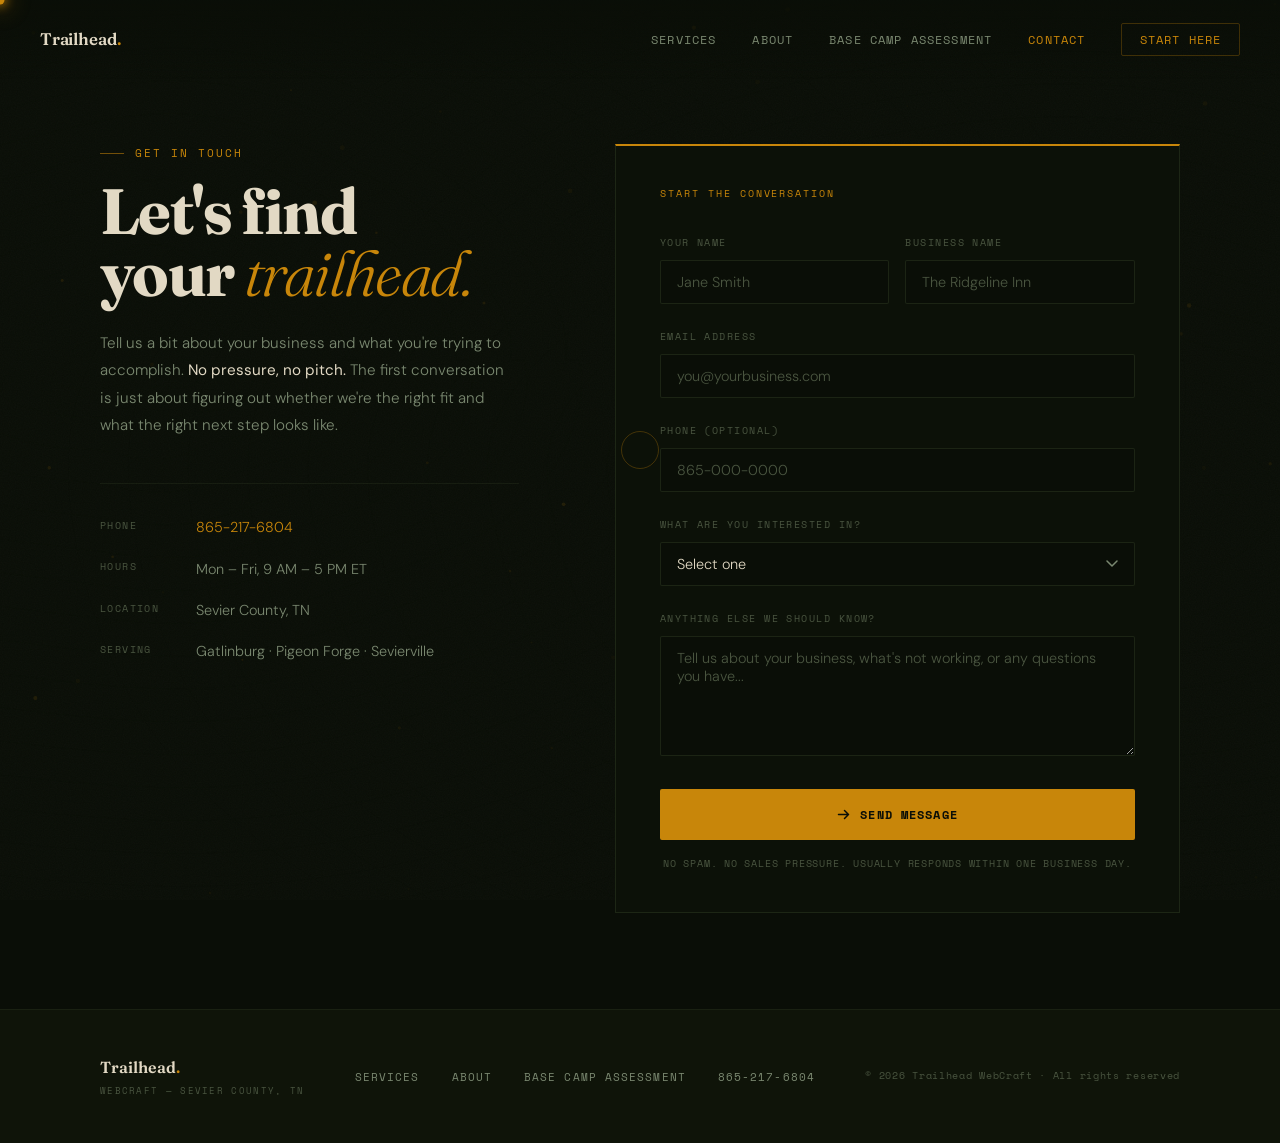
<file: contact.html>
<!DOCTYPE html>
<html lang="en">
<head>
  <meta charset="UTF-8">
  <meta name="viewport" content="width=device-width, initial-scale=1.0">
  <title>Start a Project — Trailhead WebCraft</title>
  <meta name="description" content="Get in touch with Trailhead WebCraft. Tell us about your business and we'll find the right path forward together.">
  <link rel="preconnect" href="https://fonts.googleapis.com">
  <link rel="preconnect" href="https://fonts.gstatic.com" crossorigin>
  <link href="https://fonts.googleapis.com/css2?family=Fraunces:ital,opsz,wght@0,9..144,300;0,9..144,400;0,9..144,600;0,9..144,700;1,9..144,300;1,9..144,400&family=Space+Mono:ital,wght@0,400;0,700;1,400&family=DM+Sans:ital,opsz,wght@0,9..40,300;0,9..40,400;0,9..40,500;1,9..40,300&display=swap" rel="stylesheet">
  <style>
    *, *::before, *::after { box-sizing: border-box; margin: 0; padding: 0; }

    :root {
      --bg:            #0a0e07;
      --bg-surface:    #0f1409;
      --bg-card:       #141c0d;
      --text:          #e2d9c4;
      --text-muted:    #7a8870;
      --text-faint:    #4a5540;
      --accent:        #c8860a;
      --accent-light:  #e09c1a;
      --accent-glow:   rgba(200, 134, 10, 0.18);
      --border:        rgba(90, 115, 70, 0.14);
      --border-mid:    rgba(90, 115, 70, 0.22);
      --border-accent: rgba(200, 134, 10, 0.28);
    }

    html { scroll-behavior: smooth; font-size: 16px; }

    body {
      background-color: var(--bg);
      color: var(--text);
      font-family: 'DM Sans', sans-serif;
      font-weight: 300;
      line-height: 1.65;
      overflow-x: hidden;
      cursor: none;
      -webkit-font-smoothing: antialiased;
      min-height: 100vh;
    }

    a { color: inherit; text-decoration: none; }

    /* ── Custom Cursor ── */
    .cursor-dot {
      position: fixed; width: 9px; height: 9px; border-radius: 50%;
      background: var(--accent); pointer-events: none; z-index: 9999;
      transform: translate(-50%, -50%);
      box-shadow: 0 0 8px 3px rgba(200,134,10,0.5), 0 0 22px 8px rgba(200,134,10,0.18);
      transition: width 0.15s ease, height 0.15s ease;
    }
    .cursor-ring {
      position: fixed; width: 38px; height: 38px; border-radius: 50%;
      border: 1px solid rgba(200,134,10,0.3); pointer-events: none; z-index: 9998;
      transform: translate(-50%, -50%);
      transition: width 0.25s ease, height 0.25s ease, border-color 0.25s ease;
    }
    .cursor-dot.is-hovering  { width: 14px; height: 14px; }
    .cursor-ring.is-hovering { width: 52px; height: 52px; border-color: rgba(200,134,10,0.5); }

    /* ── Background ── */
    #topo-canvas, #particle-canvas {
      position: fixed; inset: 0; pointer-events: none;
    }
    #topo-canvas     { z-index: 0; opacity: 0.05; }
    #particle-canvas { z-index: 0; opacity: 0.18; }
    .grain-overlay {
      position: fixed; inset: 0; z-index: 1; pointer-events: none; opacity: 0.03;
      background-image: url("data:image/svg+xml,%3Csvg xmlns='http://www.w3.org/2000/svg' width='300' height='300'%3E%3Cfilter id='n'%3E%3CfeTurbulence type='fractalNoise' baseFrequency='0.85' numOctaves='4' stitchTiles='stitch'/%3E%3C/filter%3E%3Crect width='300' height='300' filter='url(%23n)' opacity='1'/%3E%3C/svg%3E");
      background-size: 300px 300px;
    }

    /* ── Nav ── */
    nav {
      position: fixed; top: 0; left: 0; right: 0; z-index: 100;
      padding: 1.6rem 2.5rem;
      display: flex; align-items: center; justify-content: space-between;
      background: linear-gradient(180deg, rgba(10,14,7,0.88) 0%, transparent 100%);
    }
    .nav-wordmark {
      font-family: 'Fraunces', serif; font-size: 1.05rem;
      font-weight: 600; letter-spacing: -0.01em; color: var(--text);
    }
    .nav-wordmark .dot { color: var(--accent); }
    .nav-links { display: flex; align-items: center; gap: 2.25rem; list-style: none; }
    .nav-links a {
      font-family: 'Space Mono', monospace; font-size: 0.72rem;
      letter-spacing: 0.1em; text-transform: uppercase;
      color: var(--text-muted); transition: color 0.2s ease;
    }
    .nav-links a:hover { color: var(--text); }
    .nav-active { color: var(--accent) !important; }
    .nav-cta-link {
      border: 1px solid var(--border-accent) !important;
      color: var(--accent) !important;
      padding: 0.45rem 1.1rem; border-radius: 2px;
      transition: background 0.2s ease !important;
    }
    .nav-cta-link:hover { background: var(--accent-glow) !important; }

    /* ── Hamburger ── */
    .nav-hamburger {
      display: none;
      flex-direction: column;
      justify-content: center;
      gap: 5px;
      background: none;
      border: none;
      cursor: pointer;
      padding: 4px;
      z-index: 101;
    }
    .nav-hamburger span {
      display: block;
      width: 22px;
      height: 1.5px;
      background: var(--text);
      transition: transform 0.25s ease, opacity 0.25s ease;
    }
    .nav-hamburger.is-open span:nth-child(1) { transform: translateY(6.5px) rotate(45deg); }
    .nav-hamburger.is-open span:nth-child(2) { opacity: 0; }
    .nav-hamburger.is-open span:nth-child(3) { transform: translateY(-6.5px) rotate(-45deg); }

    /* ── Layout ── */
    section { position: relative; z-index: 2; }

    /* ── Scroll Reveal ── */
    .reveal {
      opacity: 0; transform: translateY(26px);
      transition: opacity 0.75s cubic-bezier(0.22,1,0.36,1),
                  transform 0.75s cubic-bezier(0.22,1,0.36,1);
    }
    .reveal.visible { opacity: 1; transform: translateY(0); }
    .reveal.d1 { transition-delay: 0.08s; }
    .reveal.d2 { transition-delay: 0.16s; }
    .reveal.d3 { transition-delay: 0.24s; }

    /* ── Eyebrow ── */
    .eyebrow {
      display: flex; align-items: center; gap: 0.7rem;
      font-family: 'Space Mono', monospace; font-size: 0.7rem;
      letter-spacing: 0.18em; text-transform: uppercase;
      color: var(--accent); margin-bottom: 1.1rem;
    }
    .eyebrow::before {
      content: ''; display: block; width: 24px; height: 1px;
      background: var(--accent); opacity: 0.55; flex-shrink: 0;
    }

    /* ── Page wrapper ── */
    .page-wrapper {
      min-height: 100vh;
      display: flex; flex-direction: column; justify-content: center;
      padding: 9rem 2.5rem 6rem;
    }

    .contact-grid {
      max-width: 1080px; margin: 0 auto; width: 100%;
      display: grid; grid-template-columns: 1fr 1.35fr; gap: 6rem; align-items: start;
    }

    /* ── Left: info panel ── */
    .contact-heading {
      font-family: 'Fraunces', serif;
      font-size: clamp(2.4rem, 5vw, 4.2rem);
      font-weight: 700; letter-spacing: -0.025em; line-height: 0.97;
      margin-bottom: 1.6rem;
    }
    .contact-heading em { font-style: italic; color: var(--accent); font-weight: 300; }

    .contact-intro {
      font-size: 0.95rem; color: var(--text-muted); line-height: 1.8;
      margin-bottom: 2.75rem;
    }
    .contact-intro strong { color: var(--text); font-weight: 400; }

    .contact-details {
      display: flex; flex-direction: column; gap: 1.1rem;
      border-top: 1px solid var(--border); padding-top: 2rem;
    }
    .contact-detail-row {
      display: flex; gap: 1rem; align-items: flex-start;
    }
    .cd-label {
      font-family: 'Space Mono', monospace; font-size: 0.62rem;
      letter-spacing: 0.14em; text-transform: uppercase;
      color: var(--text-faint); width: 80px; flex-shrink: 0; margin-top: 0.1rem;
    }
    .cd-value {
      font-size: 0.9rem; color: var(--text-muted);
    }
    .cd-value a { color: var(--accent); transition: color 0.2s ease; }
    .cd-value a:hover { color: var(--accent-light); }

    /* ── Right: form ── */
    .contact-form-wrap {
      background: #0c1108;
      border: 1px solid var(--border-mid);
      border-top: 2px solid var(--accent);
      padding: 2.5rem 2.75rem;
    }

    .form-label-tag {
      font-family: 'Space Mono', monospace; font-size: 0.62rem;
      letter-spacing: 0.2em; text-transform: uppercase;
      color: var(--accent); margin-bottom: 2rem;
    }

    .form-field {
      margin-bottom: 1.5rem;
    }

    .form-field label {
      display: block;
      font-family: 'Space Mono', monospace; font-size: 0.65rem;
      letter-spacing: 0.14em; text-transform: uppercase;
      color: var(--text-faint); margin-bottom: 0.55rem;
    }

    .form-field input,
    .form-field select,
    .form-field textarea {
      width: 100%;
      background: var(--bg);
      border: 1px solid var(--border-mid);
      border-radius: 2px;
      color: var(--text);
      font-family: 'DM Sans', sans-serif;
      font-size: 0.9rem; font-weight: 300;
      padding: 0.75rem 1rem;
      outline: none;
      transition: border-color 0.2s ease, box-shadow 0.2s ease;
      -webkit-appearance: none;
    }

    .form-field select {
      background-image: url("data:image/svg+xml,%3Csvg xmlns='http://www.w3.org/2000/svg' width='12' height='8' viewBox='0 0 12 8' fill='none'%3E%3Cpath d='M1 1l5 5 5-5' stroke='%237a8870' stroke-width='1.5' stroke-linecap='round' stroke-linejoin='round'/%3E%3C/svg%3E");
      background-repeat: no-repeat;
      background-position: right 1rem center;
      padding-right: 2.5rem;
      cursor: none;
    }

    .form-field input:focus,
    .form-field select:focus,
    .form-field textarea:focus {
      border-color: var(--border-accent);
      box-shadow: 0 0 0 3px rgba(200, 134, 10, 0.08);
    }

    .form-field input::placeholder,
    .form-field textarea::placeholder {
      color: var(--text-faint);
    }

    .form-field textarea {
      resize: vertical;
      min-height: 120px;
    }

    .form-row {
      display: grid; grid-template-columns: 1fr 1fr; gap: 1rem;
    }

    .btn-submit {
      width: 100%;
      display: flex; align-items: center; justify-content: center; gap: 0.65rem;
      background: var(--accent); color: #0a0e07;
      font-family: 'Space Mono', monospace; font-size: 0.78rem;
      font-weight: 700; letter-spacing: 0.09em; text-transform: uppercase;
      padding: 1rem 2rem; border: none; border-radius: 2px;
      cursor: none; margin-top: 0.5rem;
      transition: background 0.2s ease, transform 0.2s ease;
    }
    .btn-submit:hover {
      background: var(--accent-light);
      transform: translateY(-1px);
    }

    .form-note {
      margin-top: 1rem;
      font-family: 'Space Mono', monospace; font-size: 0.62rem;
      letter-spacing: 0.08em; text-transform: uppercase;
      color: var(--text-faint); text-align: center;
    }

    /* ── Footer ── */
    footer {
      padding: 2.75rem 2.5rem;
      background: var(--bg-surface);
      border-top: 1px solid var(--border);
      position: relative; z-index: 2;
    }
    .footer-row {
      max-width: 1080px; margin: 0 auto;
      display: flex; align-items: center; justify-content: space-between;
      flex-wrap: wrap; gap: 1.5rem;
    }
    .footer-brand { font-family: 'Fraunces', serif; font-size: 1rem; font-weight: 600; }
    .footer-brand .dot { color: var(--accent); }
    .footer-brand small {
      display: block; font-family: 'Space Mono', monospace;
      font-size: 0.58rem; letter-spacing: 0.14em; text-transform: uppercase;
      color: var(--text-faint); margin-top: 0.2rem; font-weight: 400;
    }
    .footer-nav { display: flex; gap: 2rem; list-style: none; }
    .footer-nav a {
      font-family: 'Space Mono', monospace; font-size: 0.68rem;
      letter-spacing: 0.1em; text-transform: uppercase;
      color: var(--text-muted); transition: color 0.2s ease;
    }
    .footer-nav a:hover { color: var(--accent); }
    .footer-copy {
      font-family: 'Space Mono', monospace; font-size: 0.62rem;
      letter-spacing: 0.07em; color: var(--text-faint);
    }

    /* ── Responsive ── */
    @media (max-width: 860px) {
      .contact-grid { grid-template-columns: 1fr; gap: 3.5rem; }
    }
    @media (max-width: 580px) {
      nav { padding: 1.25rem 1.5rem; }
      .nav-hamburger { display: flex; }
      .nav-links { display: none; }
      .nav-links.is-open {
        display: flex;
        flex-direction: column;
        position: fixed;
        inset: 0;
        top: 0;
        background: rgba(10, 14, 7, 0.97);
        backdrop-filter: blur(14px);
        padding: 5.5rem 2rem 3rem;
        z-index: 99;
        gap: 0;
        border-bottom: 1px solid var(--border);
      }
      .nav-links.is-open li { border-bottom: 1px solid var(--border); }
      .nav-links.is-open li:first-child { border-top: 1px solid var(--border); }
      .nav-links.is-open a {
        display: block;
        padding: 1.1rem 0;
        font-size: 0.85rem;
        color: var(--text-muted);
      }
      .nav-links.is-open .nav-cta-link {
        margin-top: 1.5rem;
        display: inline-block;
        padding: 0.75rem 1.5rem !important;
      }
      .page-wrapper { padding: 7.5rem 1.5rem 5rem; }
      .contact-form-wrap { padding: 2rem 1.75rem; }
      .form-row { grid-template-columns: 1fr; }
      footer { padding: 2.25rem 1.5rem; }
      .footer-row { flex-direction: column; align-items: flex-start; }
    }
    @media (pointer: coarse) {
      .cursor-dot, .cursor-ring { display: none; }
      body { cursor: auto; }
      .form-field select { cursor: pointer; }
      .btn-submit { cursor: pointer; }
    }
  </style>
</head>
<body>

  <div class="cursor-dot"  id="cursorDot"></div>
  <div class="cursor-ring" id="cursorRing"></div>

  <canvas id="topo-canvas"     aria-hidden="true"></canvas>
  <canvas id="particle-canvas" aria-hidden="true"></canvas>
  <div class="grain-overlay"   aria-hidden="true"></div>

  <!-- Nav -->
  <nav aria-label="Main navigation">
    <a href="index.html" class="nav-wordmark">Trailhead<span class="dot">.</span></a>
    <ul class="nav-links" id="navLinks" role="list">
      <li><a href="index.html#services">Services</a></li>
      <li><a href="index.html#about">About</a></li>
      <li><a href="bca.html">Base Camp Assessment</a></li>
      <li><a href="contact.html" class="nav-active">Contact</a></li>
      <li><a href="bca.html" class="nav-cta-link">Start Here</a></li>
    </ul>
    <button class="nav-hamburger" id="navHamburger" aria-label="Toggle navigation" aria-expanded="false">
      <span></span><span></span><span></span>
    </button>
  </nav>

  <!-- Main -->
  <main>
    <section class="page-wrapper">
      <div class="contact-grid">

        <!-- Left: context -->
        <div>
          <p class="eyebrow reveal">Get in touch</p>
          <h1 class="contact-heading reveal d1">
            Let's find<br>your <em>trailhead.</em>
          </h1>
          <p class="contact-intro reveal d2">
            Tell us a bit about your business and what you're trying to accomplish.
            <strong>No pressure, no pitch.</strong> The first conversation is just about
            figuring out whether we're the right fit and what the right next step looks like.
          </p>

          <div class="contact-details reveal d3">
            <div class="contact-detail-row">
              <span class="cd-label">Phone</span>
              <span class="cd-value"><a href="tel:8652176804">865-217-6804</a></span>
            </div>
            <div class="contact-detail-row">
              <span class="cd-label">Hours</span>
              <span class="cd-value">Mon – Fri, 9 AM – 5 PM ET</span>
            </div>
            <div class="contact-detail-row">
              <span class="cd-label">Location</span>
              <span class="cd-value">Sevier County, TN</span>
            </div>
            <div class="contact-detail-row">
              <span class="cd-label">Serving</span>
              <span class="cd-value">Gatlinburg · Pigeon Forge · Sevierville</span>
            </div>
          </div>
        </div>

        <!-- Right: form -->
        <div class="reveal d2">
          <div class="contact-form-wrap">
            <p class="form-label-tag">Start the conversation</p>
            <form name="contact" method="POST" action="#" data-netlify="true">
              <div class="form-row">
                <div class="form-field">
                  <label for="name">Your name</label>
                  <input type="text" id="name" name="name" placeholder="Jane Smith" required>
                </div>
                <div class="form-field">
                  <label for="business">Business name</label>
                  <input type="text" id="business" name="business" placeholder="The Ridgeline Inn">
                </div>
              </div>
              <div class="form-field">
                <label for="email">Email address</label>
                <input type="email" id="email" name="email" placeholder="you@yourbusiness.com" required>
              </div>
              <div class="form-field">
                <label for="phone">Phone (optional)</label>
                <input type="tel" id="phone" name="phone" placeholder="865-000-0000">
              </div>
              <div class="form-field">
                <label for="interest">What are you interested in?</label>
                <select id="interest" name="interest">
                  <option value="" disabled selected>Select one</option>
                  <option value="bca">Base Camp Assessment ($349)</option>
                  <option value="map">The Map — Ongoing SEO ($397/mo)</option>
                  <option value="guide">The Guide — Full-Service SEO ($897/mo)</option>
                  <option value="web-design">Web Design</option>
                  <option value="brand">Brand Identity</option>
                  <option value="not-sure">Not sure yet — just exploring</option>
                </select>
              </div>
              <div class="form-field">
                <label for="message">Anything else we should know?</label>
                <textarea id="message" name="message"
                  placeholder="Tell us about your business, what's not working, or any questions you have..."></textarea>
              </div>
              <button type="submit" class="btn-submit">
                <svg width="13" height="13" viewBox="0 0 13 13" fill="none" aria-hidden="true">
                  <path d="M1.5 6.5h10M7.5 2.5l4 4-4 4" stroke="currentColor" stroke-width="1.5"
                    stroke-linecap="round" stroke-linejoin="round"/>
                </svg>
                Send Message
              </button>
              <p class="form-note">No spam. No sales pressure. Usually responds within one business day.</p>
            </form>
          </div>
        </div>

      </div>
    </section>
  </main>

  <footer>
    <div class="footer-row">
      <div class="footer-brand">
        Trailhead<span class="dot">.</span>
        <small>WebCraft — Sevier County, TN</small>
      </div>
      <ul class="footer-nav" role="list">
        <li><a href="index.html#services">Services</a></li>
        <li><a href="index.html#about">About</a></li>
        <li><a href="bca.html">Base Camp Assessment</a></li>
        <li><a href="tel:8652176804">865-217-6804</a></li>
      </ul>
      <p class="footer-copy">© 2026 Trailhead WebCraft · All rights reserved</p>
    </div>
  </footer>

  <script>
  (function () {
    'use strict';

    /* ── Cursor ── */
    const dot  = document.getElementById('cursorDot');
    const ring = document.getElementById('cursorRing');
    let mx = window.innerWidth / 2, my = window.innerHeight / 2;
    let rx = mx, ry = my;

    document.addEventListener('mousemove', e => {
      mx = e.clientX; my = e.clientY;
      dot.style.left = mx + 'px'; dot.style.top = my + 'px';
    });

    document.querySelectorAll('a, button, input, select, textarea').forEach(el => {
      el.addEventListener('mouseenter', () => { dot.classList.add('is-hovering'); ring.classList.add('is-hovering'); });
      el.addEventListener('mouseleave', () => { dot.classList.remove('is-hovering'); ring.classList.remove('is-hovering'); });
    });

    (function animateRing() {
      rx += (mx - rx) * 0.1; ry += (my - ry) * 0.1;
      ring.style.left = rx + 'px'; ring.style.top = ry + 'px';
      requestAnimationFrame(animateRing);
    })();

    /* ── Topo Canvas ── */
    const tc = document.getElementById('topo-canvas').getContext('2d');
    const tC = document.getElementById('topo-canvas');
    let TW, TH, topoTime = 0;
    const centers = [
      { fx: 0.1, fy: 0.4, startR: 60, step: 55, speed: 0.00022, stretch: 0.6 },
      { fx: 0.85, fy: 0.55, startR: 70, step: 60, speed: 0.00018, stretch: 0.55 },
    ];
    function resizeTopo() { TW = tC.width = window.innerWidth; TH = tC.height = window.innerHeight; }
    function drawTopo() {
      tc.clearRect(0, 0, TW, TH); topoTime += 0.007;
      centers.forEach((c, ci) => {
        const cx = TW * c.fx, cy = TH * c.fy;
        const maxR = Math.hypot(TW, TH) * 0.68;
        for (let r = c.startR; r < maxR; r += c.step) {
          tc.beginPath();
          for (let i = 0; i <= 120; i++) {
            const a = (i / 120) * Math.PI * 2;
            const nr = r + Math.sin(a * 2.8 + topoTime * 0.9 + ci * 1.4) * 14
                         + Math.sin(a * 5.5 - topoTime * 0.5 + ci * 2.1) * 7
                         + Math.cos(a * 9   + topoTime * 1.2 + ci * 0.7) * 4;
            const x = cx + Math.cos(a) * nr, y = cy + Math.sin(a) * (nr * c.stretch);
            i === 0 ? tc.moveTo(x, y) : tc.lineTo(x, y);
          }
          tc.closePath();
          tc.strokeStyle = `rgba(78,110,62,${0.55 * (1 - (r / maxR) * 0.6)})`;
          tc.lineWidth = 0.7; tc.stroke();
        }
      });
      requestAnimationFrame(drawTopo);
    }
    resizeTopo(); drawTopo();

    /* ── Particle Canvas ── */
    const pC = document.getElementById('particle-canvas');
    const pc = pC.getContext('2d');
    let PW, PH, particles = [];
    function resizeP() { PW = pC.width = window.innerWidth; PH = pC.height = window.innerHeight; }
    function initP() {
      particles = [];
      const n = Math.min(55, Math.floor((PW * PH) / 18000));
      for (let i = 0; i < n; i++) particles.push({
        x: Math.random() * PW, y: Math.random() * PH,
        r: 0.7 + Math.random() * 1.8, vx: (Math.random() - 0.5) * 0.25,
        vy: -0.08 - Math.random() * 0.22, opacity: 0.15 + Math.random() * 0.55,
        phase: Math.random() * Math.PI * 2, wobble: 0.003 + Math.random() * 0.008,
      });
    }
    function drawP() {
      pc.clearRect(0, 0, PW, PH);
      particles.forEach(p => {
        p.phase += p.wobble; p.x += p.vx + Math.sin(p.phase) * 0.18; p.y += p.vy;
        if (p.y < -6) { p.y = PH + 6; p.x = Math.random() * PW; }
        pc.beginPath(); pc.arc(p.x, p.y, p.r, 0, Math.PI * 2);
        pc.fillStyle = `rgba(200,134,10,${p.opacity})`; pc.fill();
      });
      requestAnimationFrame(drawP);
    }
    window.addEventListener('resize', () => { resizeTopo(); resizeP(); initP(); });
    resizeP(); initP(); drawP();

    /* ── Scroll Reveal ── */
    const obs = new IntersectionObserver(entries => {
      entries.forEach(e => { if (e.isIntersecting) { e.target.classList.add('visible'); obs.unobserve(e.target); } });
    }, { threshold: 0.1 });
    document.querySelectorAll('.reveal').forEach(el => obs.observe(el));
    requestAnimationFrame(() => {
      document.querySelectorAll('.reveal').forEach((el, i) => {
        setTimeout(() => el.classList.add('visible'), i * 100);
      });
    });

    /* ── Mobile hamburger menu ── */
    const hamburger = document.getElementById('navHamburger');
    const navLinks  = document.getElementById('navLinks');

    hamburger.addEventListener('click', () => {
      const open = navLinks.classList.toggle('is-open');
      hamburger.classList.toggle('is-open');
      hamburger.setAttribute('aria-expanded', open);
      document.body.style.overflow = open ? 'hidden' : '';
    });

    navLinks.querySelectorAll('a').forEach(a => {
      a.addEventListener('click', () => {
        navLinks.classList.remove('is-open');
        hamburger.classList.remove('is-open');
        hamburger.setAttribute('aria-expanded', 'false');
        document.body.style.overflow = '';
      });
    });

    /* ── Nav backdrop blur ── */
    const navEl = document.querySelector('nav');
    window.addEventListener('scroll', () => {
      navEl.style.backdropFilter = window.scrollY > 60 ? 'blur(12px)' : '';
    }, { passive: true });

  })();
  </script>

</body>
</html>
</file>
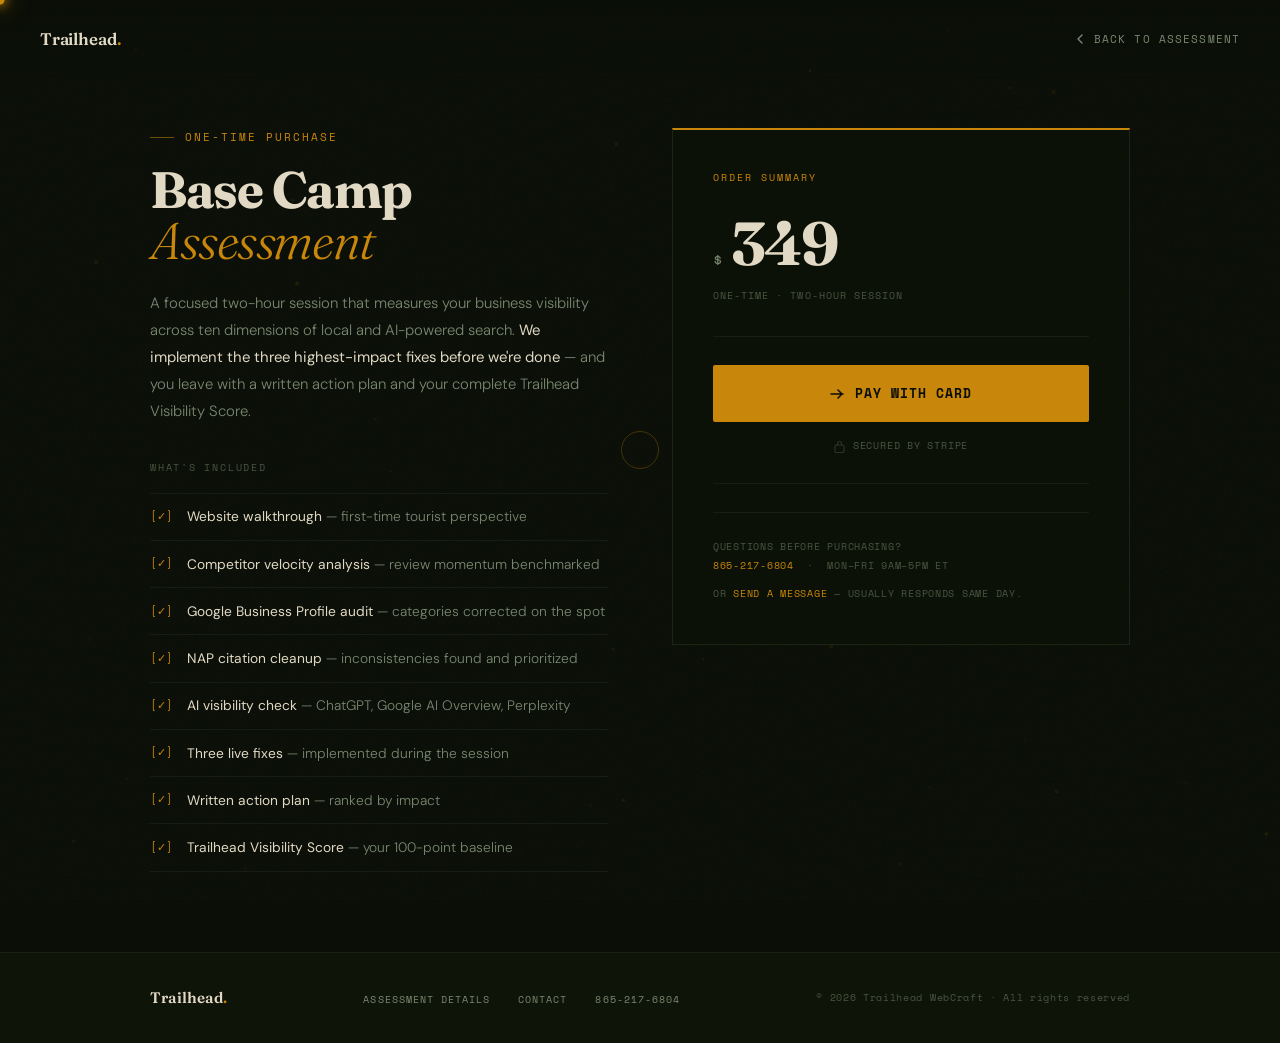
<file: payment.html>
<!DOCTYPE html>
<html lang="en">
<head>
  <meta charset="UTF-8">
  <meta name="viewport" content="width=device-width, initial-scale=1.0">
  <title>Purchase — Base Camp Assessment · Trailhead WebCraft</title>
  <meta name="description" content="Purchase your Base Camp Assessment for $349. A focused two-hour visibility audit for your Sevier County tourism business.">
  <meta name="robots" content="noindex, nofollow">
  <link rel="preconnect" href="https://fonts.googleapis.com">
  <link rel="preconnect" href="https://fonts.gstatic.com" crossorigin>
  <link href="https://fonts.googleapis.com/css2?family=Fraunces:ital,opsz,wght@0,9..144,300;0,9..144,400;0,9..144,600;0,9..144,700;1,9..144,300;1,9..144,400&family=Space+Mono:ital,wght@0,400;0,700;1,400&family=DM+Sans:ital,opsz,wght@0,9..40,300;0,9..40,400;0,9..40,500;1,9..40,300&display=swap" rel="stylesheet">
  <style>
    *, *::before, *::after { box-sizing: border-box; margin: 0; padding: 0; }

    :root {
      --bg:            #0a0e07;
      --bg-surface:    #0f1409;
      --bg-card:       #141c0d;
      --text:          #e2d9c4;
      --text-muted:    #7a8870;
      --text-faint:    #4a5540;
      --accent:        #c8860a;
      --accent-light:  #e09c1a;
      --accent-glow:   rgba(200, 134, 10, 0.18);
      --border:        rgba(90, 115, 70, 0.14);
      --border-mid:    rgba(90, 115, 70, 0.22);
      --border-accent: rgba(200, 134, 10, 0.28);
    }

    html { font-size: 16px; }

    body {
      background-color: var(--bg);
      color: var(--text);
      font-family: 'DM Sans', sans-serif;
      font-weight: 300;
      line-height: 1.65;
      overflow-x: hidden;
      cursor: none;
      -webkit-font-smoothing: antialiased;
      min-height: 100vh;
      display: flex;
      flex-direction: column;
    }

    a { color: inherit; text-decoration: none; }

    /* ── Cursor ── */
    .cursor-dot {
      position: fixed; width: 9px; height: 9px; border-radius: 50%;
      background: var(--accent); pointer-events: none; z-index: 9999;
      transform: translate(-50%, -50%);
      box-shadow: 0 0 8px 3px rgba(200,134,10,0.5), 0 0 22px 8px rgba(200,134,10,0.18);
      transition: width 0.15s ease, height 0.15s ease;
    }
    .cursor-ring {
      position: fixed; width: 38px; height: 38px; border-radius: 50%;
      border: 1px solid rgba(200,134,10,0.3); pointer-events: none; z-index: 9998;
      transform: translate(-50%, -50%);
      transition: width 0.25s ease, height 0.25s ease, border-color 0.25s ease;
    }
    .cursor-dot.is-hovering  { width: 14px; height: 14px; }
    .cursor-ring.is-hovering { width: 52px; height: 52px; border-color: rgba(200,134,10,0.5); }

    /* ── Background ── */
    #topo-canvas, #particle-canvas {
      position: fixed; inset: 0; pointer-events: none;
    }
    #topo-canvas     { z-index: 0; opacity: 0.05; }
    #particle-canvas { z-index: 0; opacity: 0.18; }

    .grain-overlay {
      position: fixed; inset: 0; z-index: 1; pointer-events: none; opacity: 0.03;
      background-image: url("data:image/svg+xml,%3Csvg xmlns='http://www.w3.org/2000/svg' width='300' height='300'%3E%3Cfilter id='n'%3E%3CfeTurbulence type='fractalNoise' baseFrequency='0.85' numOctaves='4' stitchTiles='stitch'/%3E%3C/filter%3E%3Crect width='300' height='300' filter='url(%23n)' opacity='1'/%3E%3C/svg%3E");
      background-size: 300px 300px;
    }

    /* ── Nav ── */
    nav {
      position: fixed; top: 0; left: 0; right: 0; z-index: 100;
      padding: 1.6rem 2.5rem;
      display: flex; align-items: center; justify-content: space-between;
      background: linear-gradient(180deg, rgba(10,14,7,0.9) 0%, transparent 100%);
    }
    .nav-wordmark {
      font-family: 'Fraunces', serif; font-size: 1.05rem;
      font-weight: 600; letter-spacing: -0.01em; color: var(--text);
    }
    .nav-wordmark .dot { color: var(--accent); }
    .nav-back {
      font-family: 'Space Mono', monospace; font-size: 0.7rem;
      letter-spacing: 0.1em; text-transform: uppercase;
      color: var(--text-muted); display: flex; align-items: center; gap: 0.5rem;
      transition: color 0.2s ease;
    }
    .nav-back:hover { color: var(--accent); }

    /* ── Main layout ── */
    main {
      position: relative; z-index: 2;
      flex: 1;
      display: flex; align-items: center; justify-content: center;
      padding: 8rem 2.5rem 5rem;
    }

    .payment-grid {
      width: 100%; max-width: 980px;
      display: grid; grid-template-columns: 1fr 1fr;
      gap: 4rem; align-items: start;
    }

    /* ── Left: what they're buying ── */
    .eyebrow {
      display: flex; align-items: center; gap: 0.7rem;
      font-family: 'Space Mono', monospace; font-size: 0.7rem;
      letter-spacing: 0.18em; text-transform: uppercase;
      color: var(--accent); margin-bottom: 1.1rem;
    }
    .eyebrow::before {
      content: ''; display: block; width: 24px; height: 1px;
      background: var(--accent); opacity: 0.55; flex-shrink: 0;
    }

    .payment-heading {
      font-family: 'Fraunces', serif;
      font-size: clamp(2rem, 4vw, 3.2rem);
      font-weight: 700; letter-spacing: -0.025em; line-height: 1;
      margin-bottom: 1.5rem;
    }
    .payment-heading em { font-style: italic; color: var(--accent); font-weight: 300; }

    .payment-desc {
      font-size: 0.93rem; color: var(--text-muted); line-height: 1.8;
      margin-bottom: 2.25rem;
    }
    .payment-desc strong { color: var(--text); font-weight: 400; }

    /* What's included mini-list */
    .includes-label {
      font-family: 'Space Mono', monospace; font-size: 0.62rem;
      letter-spacing: 0.18em; text-transform: uppercase;
      color: var(--text-faint); margin-bottom: 1rem;
    }

    .includes-list {
      list-style: none; display: flex; flex-direction: column;
      border-top: 1px solid var(--border);
    }

    .includes-item {
      display: flex; align-items: flex-start; gap: 0.85rem;
      padding: 0.8rem 0;
      border-bottom: 1px solid var(--border);
      font-size: 0.86rem; color: var(--text-muted);
      line-height: 1.5;
    }
    .includes-item .check {
      font-family: 'Space Mono', monospace; font-size: 0.7rem;
      color: var(--accent); flex-shrink: 0; margin-top: 0.1rem;
    }
    .includes-item strong { color: var(--text); font-weight: 400; }

    /* ── Right: payment card ── */
    .payment-card {
      background: #0c1108;
      border: 1px solid var(--border-mid);
      border-top: 2px solid var(--accent);
      padding: 2.5rem;
      position: sticky;
      top: 7rem;
    }

    .card-label {
      font-family: 'Space Mono', monospace; font-size: 0.62rem;
      letter-spacing: 0.2em; text-transform: uppercase;
      color: var(--accent); margin-bottom: 1.75rem;
    }

    .price-display {
      display: flex; align-items: baseline; gap: 0.5rem;
      margin-bottom: 0.5rem;
    }
    .price-amount {
      font-family: 'Fraunces', serif; font-size: 3.8rem;
      font-weight: 700; color: var(--text); letter-spacing: -0.03em;
      line-height: 1;
    }
    .price-currency {
      font-family: 'Space Mono', monospace; font-size: 1rem;
      color: var(--text-muted); margin-bottom: 0.4rem;
    }
    .price-note {
      font-family: 'Space Mono', monospace; font-size: 0.65rem;
      letter-spacing: 0.1em; text-transform: uppercase;
      color: var(--text-faint); margin-bottom: 2rem;
    }

    .divider {
      border: none; border-top: 1px solid var(--border);
      margin: 1.75rem 0;
    }

    /* The main Stripe CTA */
    .btn-pay {
      display: flex; align-items: center; justify-content: center; gap: 0.7rem;
      width: 100%;
      background: var(--accent); color: #0a0e07;
      font-family: 'Space Mono', monospace; font-size: 0.82rem;
      font-weight: 700; letter-spacing: 0.08em; text-transform: uppercase;
      padding: 1.1rem 2rem; border-radius: 2px;
      border: none; cursor: none;
      transition: background 0.2s ease, transform 0.2s ease;
      margin-bottom: 1rem;
    }
    .btn-pay:hover {
      background: var(--accent-light);
      transform: translateY(-2px);
    }

    .secure-note {
      display: flex; align-items: center; justify-content: center; gap: 0.5rem;
      font-family: 'Space Mono', monospace; font-size: 0.62rem;
      letter-spacing: 0.08em; text-transform: uppercase;
      color: var(--text-faint);
    }
    .secure-note svg { flex-shrink: 0; opacity: 0.5; }

    .card-footer {
      margin-top: 1.75rem;
      padding-top: 1.5rem;
      border-top: 1px solid var(--border);
      font-family: 'Space Mono', monospace; font-size: 0.65rem;
      letter-spacing: 0.07em; text-transform: uppercase;
      color: var(--text-faint); line-height: 1.9;
    }
    .card-footer a {
      color: var(--accent); transition: color 0.2s ease;
    }
    .card-footer a:hover { color: var(--accent-light); }

    /* ── Footer ── */
    footer {
      position: relative; z-index: 2;
      padding: 2rem 2.5rem;
      background: var(--bg-surface);
      border-top: 1px solid var(--border);
    }
    .footer-row {
      max-width: 980px; margin: 0 auto;
      display: flex; align-items: center; justify-content: space-between;
      flex-wrap: wrap; gap: 1rem;
    }
    .footer-brand {
      font-family: 'Fraunces', serif; font-size: 0.95rem; font-weight: 600;
    }
    .footer-brand .dot { color: var(--accent); }
    .footer-copy {
      font-family: 'Space Mono', monospace; font-size: 0.6rem;
      letter-spacing: 0.07em; color: var(--text-faint);
    }
    .footer-links {
      display: flex; gap: 1.75rem; list-style: none;
    }
    .footer-links a {
      font-family: 'Space Mono', monospace; font-size: 0.65rem;
      letter-spacing: 0.1em; text-transform: uppercase;
      color: var(--text-muted); transition: color 0.2s ease;
    }
    .footer-links a:hover { color: var(--accent); }

    /* ── Responsive ── */
    @media (max-width: 780px) {
      .payment-grid { grid-template-columns: 1fr; gap: 2.5rem; }
      .payment-card { position: static; }
      main { padding: 7rem 1.5rem 4rem; }
      nav { padding: 1.25rem 1.5rem; }
    }
    @media (pointer: coarse) {
      .cursor-dot, .cursor-ring { display: none; }
      body { cursor: auto; }
      .btn-pay { cursor: pointer; }
    }
  </style>
</head>
<body>

  <div class="cursor-dot"  id="cursorDot"></div>
  <div class="cursor-ring" id="cursorRing"></div>

  <canvas id="topo-canvas"     aria-hidden="true"></canvas>
  <canvas id="particle-canvas" aria-hidden="true"></canvas>
  <div class="grain-overlay"   aria-hidden="true"></div>

  <!-- Nav -->
  <nav>
    <a href="index.html" class="nav-wordmark">Trailhead<span class="dot">.</span></a>
    <a href="bca.html" class="nav-back">
      <svg width="12" height="12" viewBox="0 0 12 12" fill="none" aria-hidden="true">
        <path d="M8 2L4 6l4 4" stroke="currentColor" stroke-width="1.4"
          stroke-linecap="round" stroke-linejoin="round"/>
      </svg>
      Back to Assessment
    </a>
  </nav>

  <main>
    <div class="payment-grid">

      <!-- Left: summary -->
      <div>
        <p class="eyebrow">One-time purchase</p>
        <h1 class="payment-heading">
          Base Camp<br><em>Assessment</em>
        </h1>
        <p class="payment-desc">
          A focused two-hour session that measures your business visibility across
          ten dimensions of local and AI-powered search. <strong>We implement the
          three highest-impact fixes before we're done</strong> — and you leave with
          a written action plan and your complete Trailhead Visibility Score.
        </p>

        <p class="includes-label">What's included</p>
        <ul class="includes-list">
          <li class="includes-item">
            <span class="check">[✓]</span>
            <span><strong>Website walkthrough</strong> — first-time tourist perspective</span>
          </li>
          <li class="includes-item">
            <span class="check">[✓]</span>
            <span><strong>Competitor velocity analysis</strong> — review momentum benchmarked</span>
          </li>
          <li class="includes-item">
            <span class="check">[✓]</span>
            <span><strong>Google Business Profile audit</strong> — categories corrected on the spot</span>
          </li>
          <li class="includes-item">
            <span class="check">[✓]</span>
            <span><strong>NAP citation cleanup</strong> — inconsistencies found and prioritized</span>
          </li>
          <li class="includes-item">
            <span class="check">[✓]</span>
            <span><strong>AI visibility check</strong> — ChatGPT, Google AI Overview, Perplexity</span>
          </li>
          <li class="includes-item">
            <span class="check">[✓]</span>
            <span><strong>Three live fixes</strong> — implemented during the session</span>
          </li>
          <li class="includes-item">
            <span class="check">[✓]</span>
            <span><strong>Written action plan</strong> — ranked by impact</span>
          </li>
          <li class="includes-item">
            <span class="check">[✓]</span>
            <span><strong>Trailhead Visibility Score</strong> — your 100-point baseline</span>
          </li>
        </ul>
      </div>

      <!-- Right: payment card -->
      <div>
        <div class="payment-card">
          <p class="card-label">Order summary</p>

          <div class="price-display">
            <span class="price-currency">$</span>
            <span class="price-amount">349</span>
          </div>
          <p class="price-note">One-time · Two-hour session</p>

          <hr class="divider">

          <a href="https://book.stripe.com/5kQ00jffzdi990h3B6gUM00"
             class="btn-pay"
             target="_blank"
             rel="noopener noreferrer">
            <svg width="14" height="14" viewBox="0 0 14 14" fill="none" aria-hidden="true">
              <path d="M1 7h12M8 3l4 4-4 4" stroke="currentColor" stroke-width="1.5"
                stroke-linecap="round" stroke-linejoin="round"/>
            </svg>
            Pay with Card
          </a>

          <p class="secure-note">
            <svg width="11" height="13" viewBox="0 0 11 13" fill="none" aria-hidden="true">
              <rect x="1" y="5" width="9" height="7.5" rx="1.5"
                stroke="currentColor" stroke-width="1.2"/>
              <path d="M3.5 5V3.5a2 2 0 014 0V5"
                stroke="currentColor" stroke-width="1.2" stroke-linecap="round"/>
            </svg>
            Secured by Stripe
          </p>

          <hr class="divider">

          <div class="card-footer">
            <div>Questions before purchasing?</div>
            <div><a href="tel:8652176804">865-217-6804</a> &nbsp;·&nbsp; Mon–Fri 9AM–5PM ET</div>
            <div style="margin-top:0.5rem;">
              Or <a href="contact.html">send a message</a> — usually responds same day.
            </div>
          </div>
        </div>
      </div>

    </div>
  </main>

  <footer>
    <div class="footer-row">
      <div class="footer-brand">Trailhead<span class="dot">.</span></div>
      <ul class="footer-links">
        <li><a href="bca.html">Assessment Details</a></li>
        <li><a href="contact.html">Contact</a></li>
        <li><a href="tel:8652176804">865-217-6804</a></li>
      </ul>
      <p class="footer-copy">© 2026 Trailhead WebCraft · All rights reserved</p>
    </div>
  </footer>

  <script>
  (function () {
    'use strict';

    /* ── Cursor ── */
    const dot  = document.getElementById('cursorDot');
    const ring = document.getElementById('cursorRing');
    let mx = window.innerWidth / 2, my = window.innerHeight / 2;
    let rx = mx, ry = my;

    document.addEventListener('mousemove', e => {
      mx = e.clientX; my = e.clientY;
      dot.style.left = mx + 'px'; dot.style.top = my + 'px';
    });

    document.querySelectorAll('a, button').forEach(el => {
      el.addEventListener('mouseenter', () => {
        dot.classList.add('is-hovering');
        ring.classList.add('is-hovering');
      });
      el.addEventListener('mouseleave', () => {
        dot.classList.remove('is-hovering');
        ring.classList.remove('is-hovering');
      });
    });

    (function animateRing() {
      rx += (mx - rx) * 0.1; ry += (my - ry) * 0.1;
      ring.style.left = rx + 'px'; ring.style.top = ry + 'px';
      requestAnimationFrame(animateRing);
    })();

    /* ── Topo Canvas ── */
    const tC = document.getElementById('topo-canvas');
    const tc = tC.getContext('2d');
    let TW, TH, topoTime = 0;
    const centers = [
      { fx: 0.15, fy: 0.35, startR: 60, step: 55, stretch: 0.58 },
      { fx: 0.85, fy: 0.65, startR: 70, step: 60, stretch: 0.55 },
    ];
    function resizeTopo() { TW = tC.width = window.innerWidth; TH = tC.height = window.innerHeight; }
    function drawTopo() {
      tc.clearRect(0, 0, TW, TH); topoTime += 0.007;
      centers.forEach((c, ci) => {
        const cx = TW * c.fx, cy = TH * c.fy;
        const maxR = Math.hypot(TW, TH) * 0.68;
        for (let r = c.startR; r < maxR; r += c.step) {
          tc.beginPath();
          for (let i = 0; i <= 120; i++) {
            const a  = (i / 120) * Math.PI * 2;
            const nr = r
              + Math.sin(a * 2.8 + topoTime * 0.9 + ci * 1.4) * 14
              + Math.sin(a * 5.5 - topoTime * 0.5 + ci * 2.1) * 7
              + Math.cos(a * 9   + topoTime * 1.2 + ci * 0.7) * 4;
            const x = cx + Math.cos(a) * nr;
            const y = cy + Math.sin(a) * (nr * c.stretch);
            i === 0 ? tc.moveTo(x, y) : tc.lineTo(x, y);
          }
          tc.closePath();
          tc.strokeStyle = `rgba(78,110,62,${0.55 * (1 - (r / maxR) * 0.6)})`;
          tc.lineWidth = 0.7; tc.stroke();
        }
      });
      requestAnimationFrame(drawTopo);
    }
    resizeTopo(); drawTopo();

    /* ── Particle Canvas ── */
    const pC = document.getElementById('particle-canvas');
    const pc = pC.getContext('2d');
    let PW, PH, particles = [];
    function resizeP() { PW = pC.width = window.innerWidth; PH = pC.height = window.innerHeight; }
    function initP() {
      particles = [];
      const n = Math.min(50, Math.floor((PW * PH) / 20000));
      for (let i = 0; i < n; i++) particles.push({
        x: Math.random() * PW, y: Math.random() * PH,
        r: 0.7 + Math.random() * 1.6,
        vx: (Math.random() - 0.5) * 0.22,
        vy: -0.07 - Math.random() * 0.2,
        opacity: 0.15 + Math.random() * 0.5,
        phase: Math.random() * Math.PI * 2,
        wobble: 0.003 + Math.random() * 0.008,
      });
    }
    function drawP() {
      pc.clearRect(0, 0, PW, PH);
      particles.forEach(p => {
        p.phase += p.wobble;
        p.x += p.vx + Math.sin(p.phase) * 0.16;
        p.y += p.vy;
        if (p.y < -6) { p.y = PH + 6; p.x = Math.random() * PW; }
        pc.beginPath(); pc.arc(p.x, p.y, p.r, 0, Math.PI * 2);
        pc.fillStyle = `rgba(200,134,10,${p.opacity})`; pc.fill();
      });
      requestAnimationFrame(drawP);
    }
    window.addEventListener('resize', () => { resizeTopo(); resizeP(); initP(); });
    resizeP(); initP(); drawP();

    /* ── Nav backdrop blur ── */
    const navEl = document.querySelector('nav');
    window.addEventListener('scroll', () => {
      navEl.style.backdropFilter = window.scrollY > 40 ? 'blur(12px)' : '';
    }, { passive: true });

  })();
  </script>

</body>
</html>
</file>
